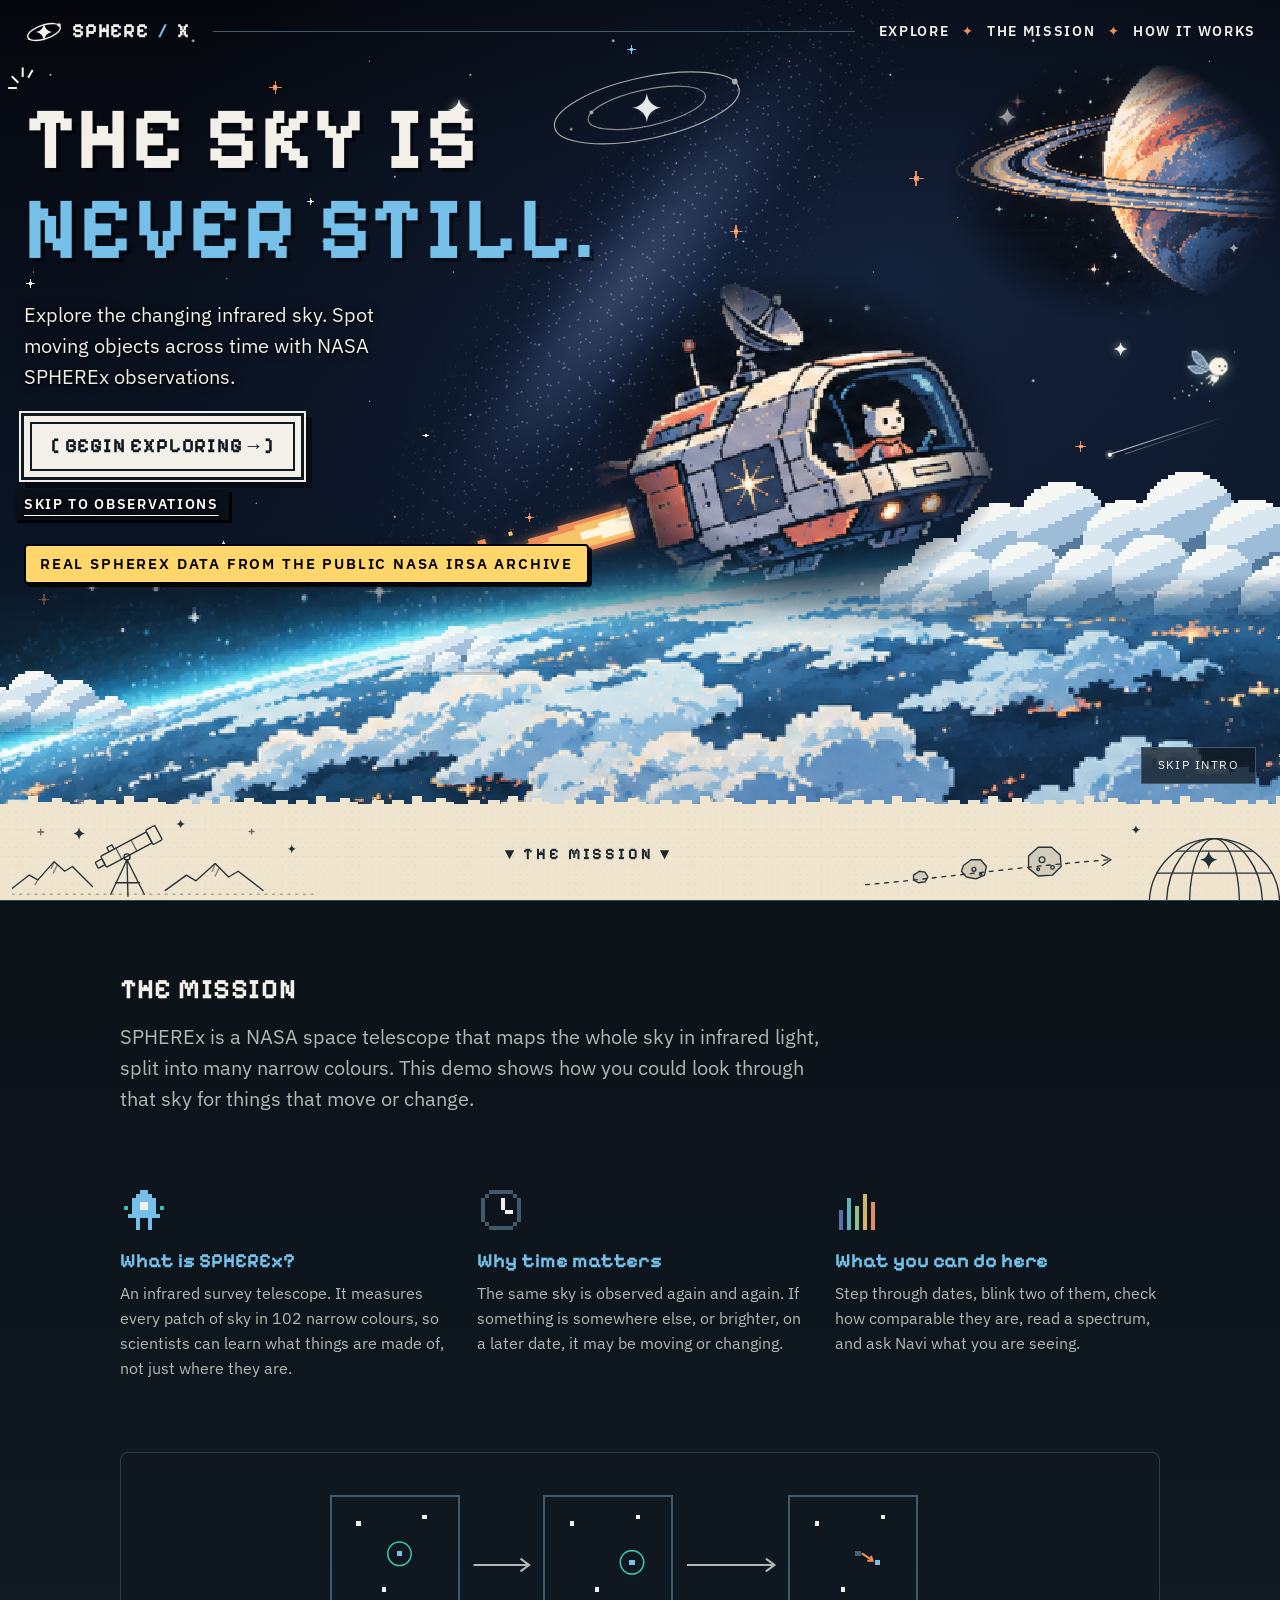
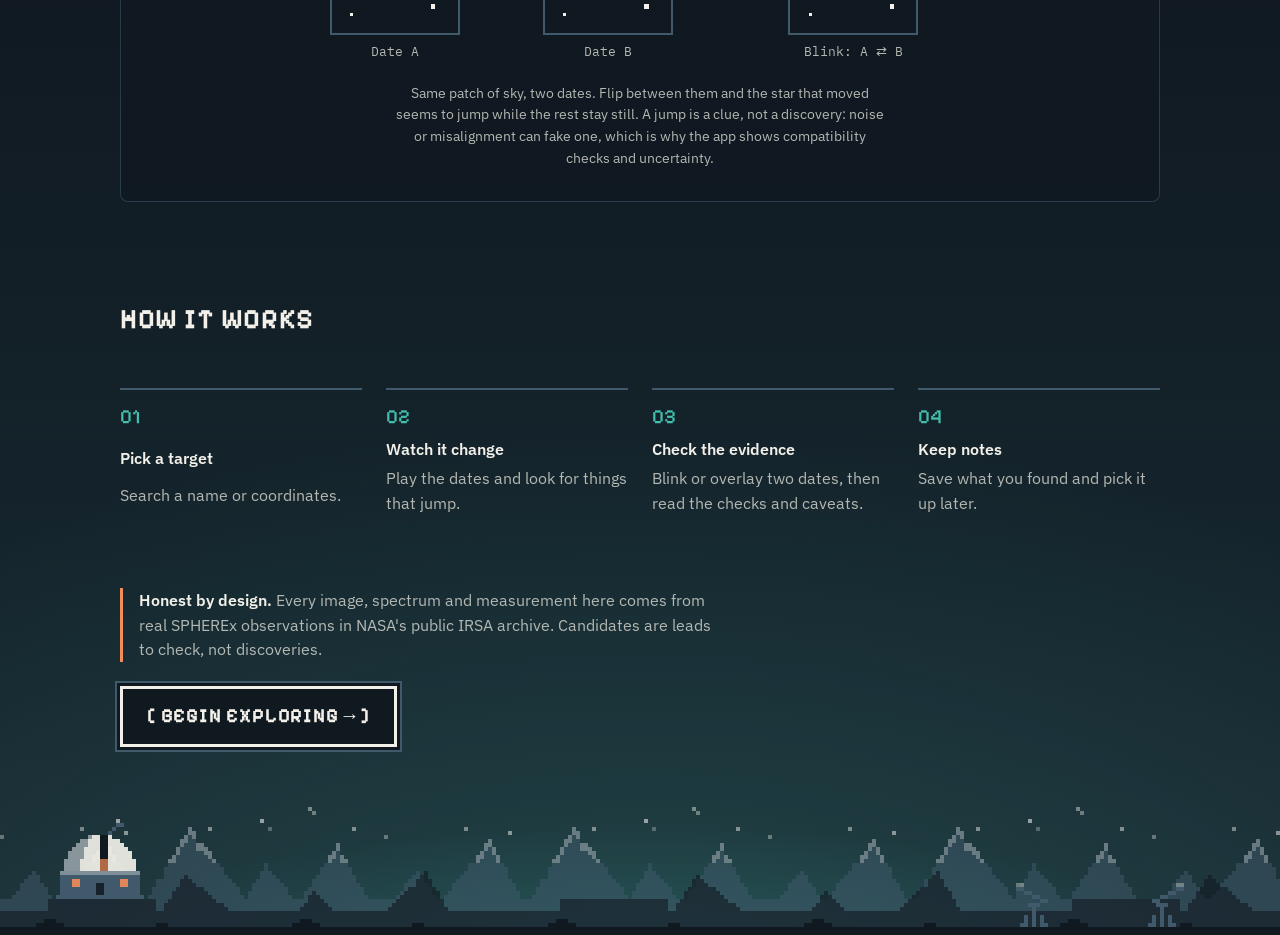
<file: frontend/index.html>
<!doctype html>
<html lang="en">
<head>
  <meta charset="utf-8">
  <meta name="viewport" content="width=device-width, initial-scale=1">
  <title>SPHERE X: The sky is never still</title>
  <meta name="description" content="Explore the changing infrared sky and spot moving objects across time with NASA SPHEREx observations.">
  <link rel="icon" href="assets/navi/navi.png" type="image/png">
  <link rel="stylesheet" href="css/tokens.css">
  <link rel="stylesheet" href="css/base.css?v=4">
  <link rel="stylesheet" href="css/components.css">
  <link rel="stylesheet" href="css/landing.css?v=2">
  <link rel="stylesheet" href="css/navi.css?v=3">
</head>
<body class="landing">
  <a class="skip-link" href="#mission">Skip to the mission</a>

  <section class="hero" id="top">
    <header class="hero-nav">
      <a class="brand" href="#top" aria-label="SPHERE X"><svg class="brand-orbit" viewBox="0 0 40 28" width="40" height="28" aria-hidden="true" fill="none" stroke="currentColor" stroke-width="1.4"><ellipse cx="20" cy="14" rx="17" ry="7" transform="rotate(-18 20 14)"/><path fill="currentColor" stroke="none" d="M20 5q1 8 8 9q-7 1-8 9q-1-8-8-9q7-1 8-9z"/><circle cx="35" cy="7" r="1.8" fill="currentColor" stroke="none"/><circle cx="5" cy="21" r="1" fill="currentColor" stroke="none"/></svg>SPHERE<span class="slash">/</span>X</a>
      <span class="rule" aria-hidden="true"></span>
      <nav aria-label="Primary">
        <a href="app.html#/investigate">Explore</a><span class="spark" aria-hidden="true">✦</span>
        <a href="#mission">The Mission</a><span class="spark" aria-hidden="true">✦</span>
        <a href="#how">How it works</a>
      </nav>
    </header>

    <div class="stars" aria-hidden="true"></div>
    <div class="milkyway" aria-hidden="true"></div>

    <!-- Hand-drawn sky details from the cover concept (decorative). Sparkles twinkle slowly; nothing flashes. -->
    <svg class="sky-detail" aria-hidden="true" width="100%" height="100%">
      <defs>
        <symbol id="spk" viewBox="0 0 9 9" shape-rendering="crispEdges"><path fill="currentColor" d="M4 0h1v3H4zM4 6h1v3H4zM0 4h3v1H0zM6 4h3v1H6zM3 3h3v3H3z"/><path fill="#fff" d="M4 4h1v1H4z"/></symbol>
        <symbol id="spk-soft" viewBox="0 0 20 20"><path fill="currentColor" d="M10 0q1 8.6 10 10q-9 1.4-10 10q-1-8.6-10-10q9-1.4 10-10z"/></symbol>
      </defs>
      <g class="tw tw-a" style="color:#f28c58"><use href="#spk" x="21%" y="9%" width="13" height="13"/><use href="#spk" x="57%" y="25%" width="13" height="13"/><use href="#spk" x="66%" y="60%" width="11" height="11"/><use href="#spk" x="3%" y="66%" width="11" height="11"/></g>
      <g class="tw tw-b" style="color:#f2f0e9"><use href="#spk-soft" x="35%" y="11%" width="22" height="22"/><use href="#spk-soft" x="78%" y="12%" width="18" height="18"/><use href="#spk-soft" x="87%" y="38%" width="14" height="14"/><use href="#spk" x="2%" y="31%" width="9" height="9"/></g>
      <g class="tw tw-c" style="color:#f28c58"><use href="#spk" x="71%" y="19%" width="15" height="15"/><use href="#spk" x="84%" y="49%" width="11" height="11"/><use href="#spk" x="41%" y="57%" width="9" height="9"/></g>
      <g class="tw tw-d" style="color:#75bfe8"><use href="#spk" x="49%" y="5%" width="9" height="9"/><use href="#spk" x="61%" y="44%" width="9" height="9"/><use href="#spk-soft" x="92%" y="62%" width="12" height="12"/><use href="#spk" x="28%" y="71%" width="9" height="9"/></g>
      <g class="tw tw-e" style="color:#f2f0e9"><use href="#spk" x="9%" y="76%" width="7" height="7"/><use href="#spk-soft" x="17%" y="60%" width="12" height="12"/><use href="#spk" x="33%" y="48%" width="7" height="7"/><use href="#spk" x="24%" y="22%" width="7" height="7"/><use href="#spk" x="52%" y="68%" width="7" height="7"/><use href="#spk-soft" x="96%" y="27%" width="10" height="10"/></g>
    </svg>

    <svg class="orbits" viewBox="0 0 240 110" aria-hidden="true" fill="none" stroke="#f2f0e9" stroke-width="1.3">
      <g transform="rotate(-12 120 55)" opacity=".75">
        <ellipse cx="120" cy="55" rx="104" ry="34"/>
        <ellipse cx="120" cy="55" rx="66" ry="20" opacity=".8"/>
        <circle r="3.2" fill="#f2f0e9" stroke="none"><animateMotion dur="80s" repeatCount="indefinite" path="M224 55a104 34 0 1 0 -208 0a104 34 0 1 0 208 0"/></circle>
        <circle r="2.2" fill="#f2f0e9" stroke="none"><animateMotion dur="46s" repeatCount="indefinite" path="M54 55a66 20 0 1 1 132 0a66 20 0 1 1 -132 0"/></circle>
      </g>
      <circle cx="120" cy="55" r="9" fill="rgba(242,240,233,.12)" stroke="none"/>
      <path fill="#fff" stroke="none" d="M120 39q1.6 14 16 16q-14.4 2-16 16q-1.6-14-16-16q14.4-2 16-16z"/>
    </svg>

    <svg class="comet" viewBox="0 0 160 60" aria-hidden="true">
      <defs><linearGradient id="comet-tail" x1="1" y1="0" x2="0" y2="1"><stop offset="0" stop-color="#f2f0e9" stop-opacity="0"/><stop offset="1" stop-color="#f2f0e9" stop-opacity=".9"/></linearGradient></defs>
      <path d="M156 3 L12 50" stroke="url(#comet-tail)" stroke-width="1.6" stroke-linecap="round"/>
      <path d="M150 10 L30 50" stroke="url(#comet-tail)" stroke-width="1" stroke-linecap="round" opacity=".55"/>
      <circle cx="11" cy="51" r="6" fill="rgba(242,240,233,.18)"/><circle cx="11" cy="51" r="2.6" fill="#fff"/>
    </svg>

    <img class="cloud cloud-left" src="assets/landing/cloud-left.svg" alt="" width="256" height="120">
    <img class="cloud cloud-right" src="assets/landing/cloud-right.svg" alt="" width="496" height="184">
    <img class="cloud cloud-puff" src="assets/landing/cloud-puff.svg" alt="" width="160" height="72">

    <img class="art planet" src="assets/landing/planet.png" alt="" width="300" height="240">
    <div class="art ship">
      <svg class="flame" viewBox="0 0 48 16" shape-rendering="crispEdges" aria-hidden="true">
        <path fill="#f28c58" d="M30 4h18v8H30zM22 5h8v6h-8zM16 6h6v4h-6zM11 7h5v2h-5z"/>
        <path fill="#f6c46a" d="M34 5h14v6H34zM27 6h7v4h-7zM22 7h5v2h-5z"/>
        <path fill="#fff4dc" d="M40 6h8v4h-8zM35 7h5v2h-5z"/>
        <path class="sparks-a" fill="#f6c46a" d="M8 4h2v2H8zM3 9h2v2H3zM13 12h2v2h-2zM18 2h1v1h-1z"/>
        <path class="sparks-b" fill="#f28c58" d="M6 7h2v2H6zM10 2h2v2h-2zM1 5h1v1H1zM16 13h1v1h-1z"/>
      </svg>
      <img src="assets/landing/ship.png" alt="" width="275" height="225">
    </div>
    <img class="art earth" src="assets/landing/earth.png" alt="" width="1330" height="144">

    <div class="hero-copy">
      <h1 class="pixel"><svg class="burst" viewBox="0 0 40 40" aria-hidden="true"><g stroke="#f2f0e9" stroke-width="2.4" stroke-linecap="square"><path d="M6 27h8M10 14l6 6M22 4v9M33 7l-4 7"/></g></svg>The sky is<br><span class="hl">never still.</span></h1>
      <p class="lede">Explore the changing infrared sky. Spot moving objects across time with NASA SPHEREx observations.</p>
      <p class="cta-row"><a class="btn-pixel" href="app.html#/investigate">[ Begin exploring → ]</a></p>
      <p><a class="skip" href="app.html#/investigate">Skip to observations</a></p>
      <p class="demo-note"><span class="badge">Real SPHEREx data from the public NASA IRSA archive</span></p>
    </div>

    <!-- Safe zone beside the spacecraft (Navi is mounted by js/landing.js); she never flies over the art. -->
    <span class="navi-zone hero-zone" data-navi-zone aria-hidden="true"></span>

    <button class="skip-intro" id="skip-intro" type="button">Skip intro</button>

    <!-- The sketchbook edge: ink drawings on warm paper (telescope, ridgeline, an asteroid's path, a globe). -->
    <div class="sketch-strip">
      <svg class="sk sk-left" viewBox="0 0 320 96" preserveAspectRatio="xMinYMax slice" aria-hidden="true" fill="none" stroke="currentColor" stroke-width="1.4" stroke-linecap="round" stroke-linejoin="round">
        <path d="M0 84 L18 70 L27 75 L44 56 L55 66 L63 61 L84 82"/><path d="M44 56 l-3 7 M47 60 l-4 8 M27 75 l-3 5" opacity=".55"/>
        <path d="M160 86 L182 70 L192 76 L212 58 L226 72 L236 66 L262 86"/><path d="M212 58 l-3 8 M216 63 l-4 8" opacity=".55"/>
        <path d="M0 90 h320" stroke-dasharray="2 6" opacity=".35"/>
        <g transform="translate(122 42) rotate(-28)"><rect x="-30" y="-6.5" width="54" height="13" rx="1.5"/><rect x="24" y="-8.5" width="11" height="17" rx="1.5"/><rect x="-38" y="-3.5" width="8" height="7" rx="1"/><path d="M-12 -6.5v13M6 -6.5v13" opacity=".7"/><path d="M-20 -6.5v-5h6v5"/></g>
        <circle cx="120" cy="51" r="3.2"/><path d="M120 54 L103 90 M120 54 L121 92 M120 54 L138 90 M108 78 h25"/>
        <path fill="currentColor" stroke="none" d="M70 20q.8 5.6 6 6.5q-5.2.9-6 6.5q-.8-5.6-6-6.5q5.2-.9 6-6.5zM176 12q.6 4 4.5 4.6q-3.9.6-4.5 4.6q-.6-4-4.5-4.6q3.9-.6 4.5-4.6zM292 38q.6 4 4.5 4.6q-3.9.6-4.5 4.6q-.6-4-4.5-4.6q3.9-.6 4.5-4.6z"/>
        <path d="M30 22v6M27 25h6M250 22v5M247.5 24.5h5" opacity=".7"/>
      </svg>
      <a class="down pixel" href="#mission">▼ The Mission ▼</a>
      <svg class="sk sk-right" viewBox="0 0 440 96" preserveAspectRatio="xMaxYMax slice" aria-hidden="true" fill="none" stroke="currentColor" stroke-width="1.4" stroke-linecap="round" stroke-linejoin="round">
        <path d="M8 80 C 80 74, 160 62, 262 54" stroke-dasharray="4 6"/><path d="M254 49 l10 5 l-9 6"/>
        <path d="M58 70 l6-4 l6 1 l3 5 l-3 5 l-7 1 l-5-3z" fill="rgba(16,24,32,.12)"/>
        <path d="M110 60 l8-6 l10 0 l6 7 l-2 9 l-9 4 l-10-2 l-5-6z" fill="rgba(16,24,32,.12)"/><circle cx="121" cy="64" r="2"/><circle cx="128" cy="69" r="1.2"/>
        <path d="M178 50 l10-9 l14 0 l9 8 l1 12 l-9 9 l-15 1 l-10-8z" fill="rgba(16,24,32,.12)"/><circle cx="192" cy="54" r="3"/><circle cx="203" cy="62" r="1.8"/><circle cx="188" cy="64" r="1.4"/>
        <g transform="translate(372 100)"><circle r="68"/><ellipse rx="26" ry="68"/><ellipse rx="50" ry="68"/><path d="M-68 0h136M-60 -32h120M-40 -55h80"/></g>
        <path fill="currentColor" stroke="none" d="M366 44q1.2 8.6 9 10q-7.8 1.4-9 10q-1.2-8.6-9-10q7.8-1.4 9-10z"/>
        <path fill="currentColor" stroke="none" d="M290 18q.6 4 4.5 4.6q-3.9.6-4.5 4.6q-.6-4-4.5-4.6q3.9-.6 4.5-4.6z"/>
      </svg>
    </div>
  </section>

  <main>
    <section class="mission" id="mission" aria-labelledby="mission-h">
      <div class="wrap">
        <header class="m-intro">
          <div>
            <h2 class="pixel" id="mission-h">The mission</h2>
            <p class="m-lede">SPHEREx is a NASA space telescope that maps the whole sky in infrared light, split into many narrow colours. This demo shows how you could look through that sky for things that move or change.</p>
          </div>
          <span class="navi-zone m-zone" data-navi-zone aria-hidden="true"></span>
        </header>

        <div class="m-points">
          <article class="m-point">
            <svg class="m-icon" viewBox="0 0 12 12" width="48" height="48" shape-rendering="crispEdges" aria-hidden="true"><path fill="#75bfe8" d="M5 1h2v1H5zM4 2h4v1H4zM3 3h6v4H3zM2 7h8v1H2zM4 8h1v3H4zM7 8h1v3H7z"/><path fill="#f2f0e9" d="M5 4h2v2H5z"/><path fill="#42bfae" d="M1 5h1v1H1zM10 5h1v1h-1z"/></svg>
            <h3>What is SPHEREx?</h3>
            <p>An infrared survey telescope. It measures every patch of sky in 102 narrow colours, so scientists can learn what things are made of, not just where they are.</p>
          </article>
          <article class="m-point">
            <svg class="m-icon" viewBox="0 0 12 12" width="48" height="48" shape-rendering="crispEdges" aria-hidden="true"><path fill="#405a6b" d="M3 1h6v1H3zM2 2h1v1H2zM9 2h1v1H9zM1 3h1v6H1zM10 3h1v6h-1zM2 9h1v1H2zM9 9h1v1H9zM3 10h6v1H3z"/><path fill="#f2f0e9" d="M6 3h1v3H6zM7 6h2v1H7z"/></svg>
            <h3>Why time matters</h3>
            <p>The same sky is observed again and again. If something is somewhere else, or brighter, on a later date, it may be moving or changing.</p>
          </article>
          <article class="m-point">
            <svg class="m-icon" viewBox="0 0 12 12" width="48" height="48" shape-rendering="crispEdges" aria-hidden="true"><path fill="#5b6fb0" d="M1 6h1v5H1z"/><path fill="#5fb0b8" d="M3 3h1v8H3z"/><path fill="#8fc08a" d="M5 5h1v6H5z"/><path fill="#d6b56a" d="M7 2h1v9H7z"/><path fill="#e08f60" d="M9 4h1v7H9z"/></svg>
            <h3>What you can do here</h3>
            <p>Step through dates, blink two of them, check how comparable they are, read a spectrum, and ask Navi what you are seeing.</p>
          </article>
        </div>

        <figure class="m-figure" aria-labelledby="fig-cap">
          <svg viewBox="0 0 600 170" class="m-diagram" role="img" aria-label="Diagram: the same field on date A and date B. One star has shifted. Blinking the two dates makes that star appear to jump, while the others stay still." shape-rendering="crispEdges">
            <g font-family="IBM Plex Mono, monospace" font-size="12" fill="#b4b8b2">
              <text x="70" y="160" text-anchor="middle">Date A</text><text x="270" y="160" text-anchor="middle">Date B</text><text x="500" y="160" text-anchor="middle">Blink: A ⇄ B</text>
            </g>
            <g fill="none" stroke="#405a6b" stroke-width="2"><rect x="10" y="10" width="120" height="130"/><rect x="210" y="10" width="120" height="130"/><rect x="440" y="10" width="120" height="130"/></g>
            <g fill="#f2f0e9">
              <rect x="34" y="34" width="4" height="4"/><rect x="96" y="28" width="4" height="4"/><rect x="58" y="96" width="4" height="4"/><rect x="104" y="112" width="4" height="4"/><rect x="28" y="120" width="3" height="3"/>
              <rect x="234" y="34" width="4" height="4"/><rect x="296" y="28" width="4" height="4"/><rect x="258" y="96" width="4" height="4"/><rect x="304" y="112" width="4" height="4"/><rect x="228" y="120" width="3" height="3"/>
              <rect x="464" y="34" width="4" height="4"/><rect x="526" y="28" width="4" height="4"/><rect x="488" y="96" width="4" height="4"/><rect x="534" y="112" width="4" height="4"/><rect x="458" y="120" width="3" height="3"/>
            </g>
            <rect x="72" y="62" width="5" height="5" fill="#75bfe8"/><rect x="290" y="70" width="5" height="5" fill="#75bfe8"/>
            <rect x="502" y="62" width="5" height="5" fill="#75bfe8" opacity=".45"/><rect x="520" y="70" width="5" height="5" fill="#75bfe8"/>
            <circle cx="74.5" cy="64.5" r="11" fill="none" stroke="#42bfae" stroke-width="1.5" shape-rendering="auto"/><circle cx="292.5" cy="72.5" r="11" fill="none" stroke="#42bfae" stroke-width="1.5" shape-rendering="auto"/>
            <path d="M508 64 L517 70" stroke="#f28c58" stroke-width="2" shape-rendering="auto"/><path d="M513 71 l5 0 l-1.5 -4.5" fill="none" stroke="#f28c58" stroke-width="2" shape-rendering="auto"/>
            <g fill="none" stroke="#b4b8b2" stroke-width="2" shape-rendering="auto"><path d="M144 75 h52 m-8 -6 l8 6 l-8 6"/><path d="M344 75 h82 m-8 -6 l8 6 l-8 6"/></g>
          </svg>
          <figcaption id="fig-cap" class="muted">Same patch of sky, two dates. Flip between them and the star that moved seems to jump while the rest stay still. A jump is a clue, not a discovery: noise or misalignment can fake one, which is why the app shows compatibility checks and uncertainty.</figcaption>
        </figure>

        <section class="m-how" aria-labelledby="how">
          <div class="m-how-head"><h2 class="pixel" id="how">How it works</h2><span class="navi-zone m-zone-how" data-navi-zone aria-hidden="true"></span></div>
          <ol class="steps">
            <li><strong>Pick a target</strong><span>Search a name or coordinates.</span></li>
            <li><strong>Watch it change</strong><span>Play the dates and look for things that jump.</span></li>
            <li><strong>Check the evidence</strong><span>Blink or overlay two dates, then read the checks and caveats.</span></li>
            <li><strong>Keep notes</strong><span>Save what you found and pick it up later.</span></li>
          </ol>
        </section>

        <div class="m-close">
          <p class="honest"><strong>Honest by design.</strong> Every image, spectrum and measurement here comes from real SPHEREx observations in NASA's public IRSA archive. Candidates are leads to check, not discoveries.</p>
          <p><a class="btn-pixel" href="app.html#/investigate">[ Begin exploring → ]</a></p>
        </div>
      </div>
      <span class="navi-zone m-zone-bottom" data-navi-zone aria-hidden="true"></span>
      <div id="scene" class="scene" aria-hidden="true"></div>
    </section>
  </main>

  <script type="module" src="js/landing.js"></script>
</body>
</html>
</file>
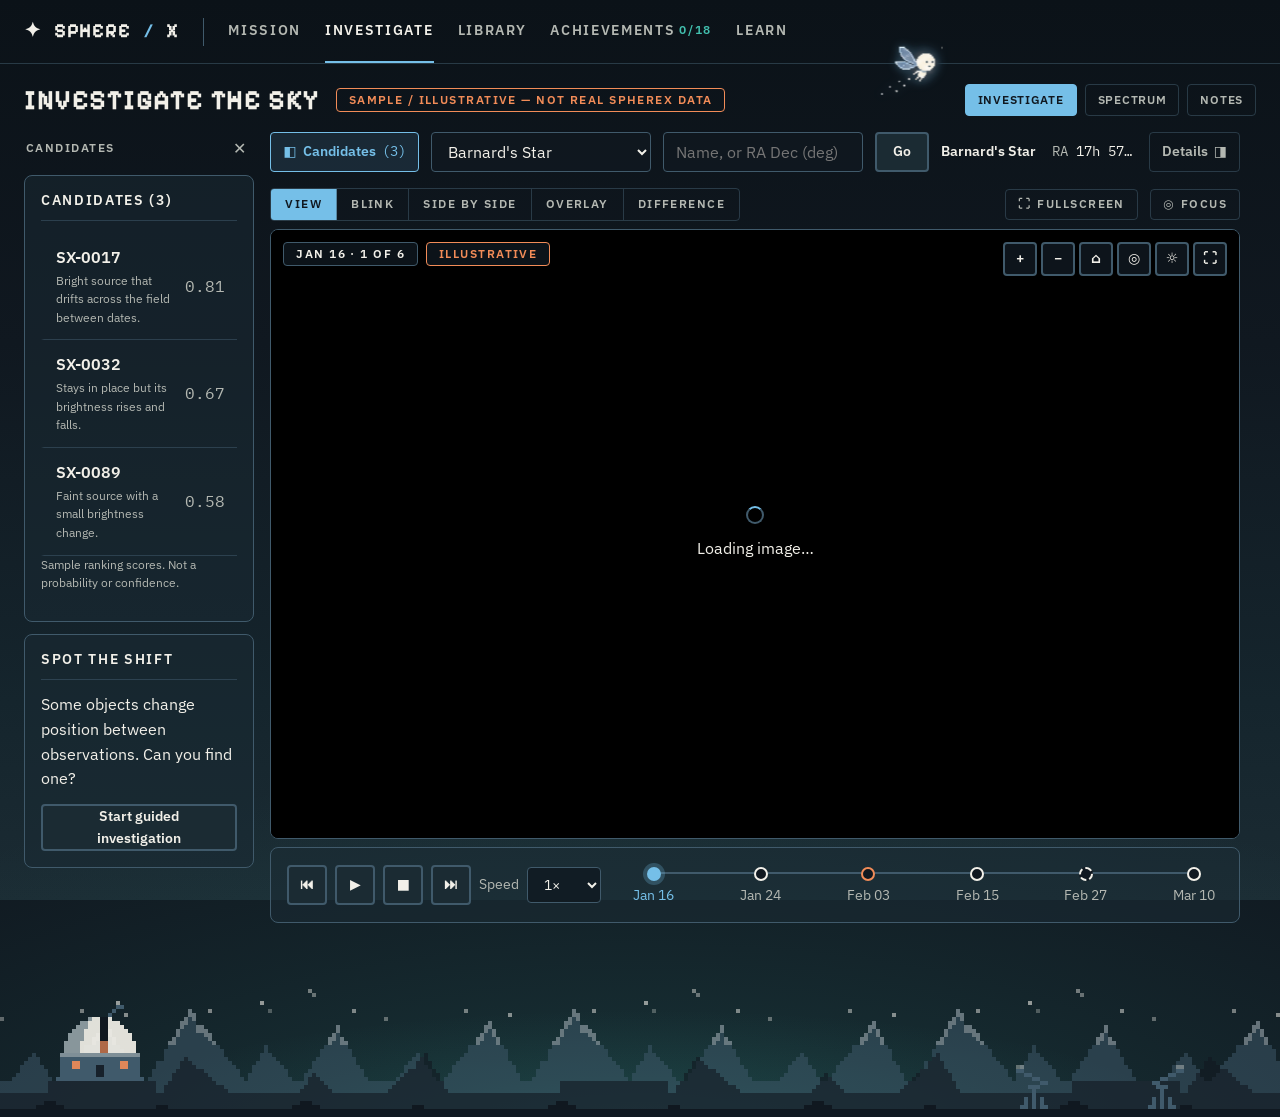
<file: frontend/app.html>
<!doctype html>
<html lang="en">
<head>
  <meta charset="utf-8">
  <meta name="viewport" content="width=device-width, initial-scale=1">
  <title>SPHERE X Investigation</title>
  <meta name="description" content="Investigate the changing infrared sky with SPHEREx observations. Sample data is illustrative.">
  <link rel="icon" href="assets/navi/navi.png" type="image/png">
  <link rel="stylesheet" href="css/tokens.css">
  <link rel="stylesheet" href="css/base.css?v=4">
  <link rel="stylesheet" href="css/components.css">
  <link rel="stylesheet" href="css/workspace.css">
  <link rel="stylesheet" href="css/navi.css">
</head>
<body>
  <a class="skip-link" href="#main">Skip to main content</a>

  <header class="topnav">
    <a class="brand" href="index.html" aria-label="SPHERE X home"><span aria-hidden="true">✦</span> SPHERE<span class="slash">/</span>X</a>
    <span class="divider" aria-hidden="true"></span>
    <nav aria-label="Primary" id="primary-nav">
      <a href="index.html#mission">Mission</a>
      <a href="#/investigate" data-group="investigate">Investigate</a>
      <a href="#/library" data-group="library">Library</a>
      <a href="#/achievements" data-group="achievements">Achievements <span class="ach-count" id="ach-count" aria-label="achievements unlocked"></span></a>
      <a href="#/learn" data-group="learn">Learn</a>
    </nav>
    <!-- Safe zone: the empty end of the nav bar. Navi may wander here (never over the links). -->
    <span class="navi-zone navi-zone-top" data-navi-zone data-navi-size="small" aria-hidden="true"></span>
  </header>

  <main id="main" tabindex="-1">
    <div class="page-head">
      <h1 class="pixel" id="page-title">Investigate the sky</h1>
      <span class="label" id="data-badge"></span>
      <!-- Safe zone: unused space in the title row. -->
      <span class="navi-zone navi-zone-head" data-navi-zone data-navi-size="small" aria-hidden="true"></span>
      <div class="toolbar" id="toolbar" role="navigation" aria-label="Investigation tools"></div>
    </div>
    <div id="view" aria-live="polite"></div>
    <!-- Safe zone: the sky above the scenery, below all scientific content. -->
    <div class="navi-zone navi-zone-bottom" data-navi-zone aria-hidden="true"></div>
  </main>


  <!-- Decorative pixel-art landscape (js/components/scene.js), hidden from assistive tech -->
  <div id="scene" class="scene" aria-hidden="true"></div>



  <noscript><p class="notice notice-warn">SPHERE X needs JavaScript to display observations.</p></noscript>
  <script type="module" src="js/app.js"></script>
</body>
</html>
</file>
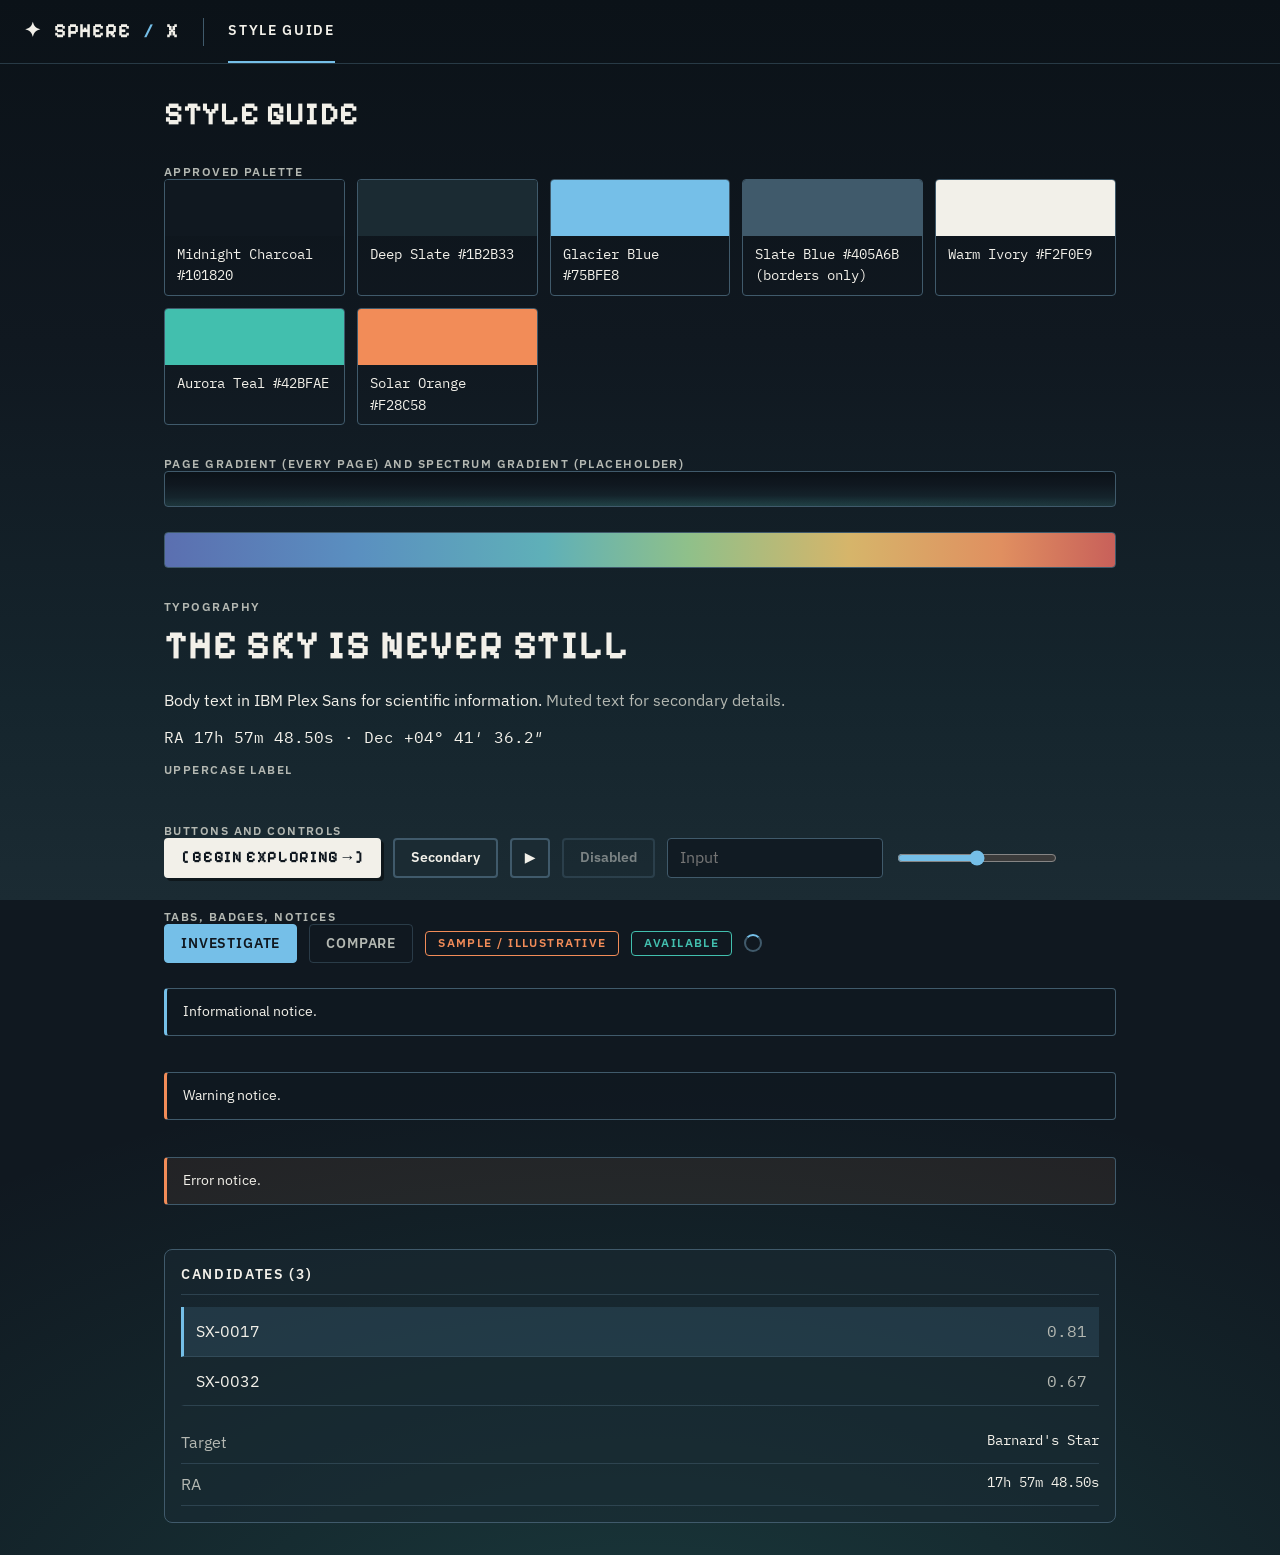
<file: frontend/styleguide.html>
<!doctype html>
<html lang="en">
<head>
  <meta charset="utf-8">
  <meta name="viewport" content="width=device-width, initial-scale=1">
  <title>SPHERE X Style Guide</title>
  <link rel="stylesheet" href="css/tokens.css">
  <link rel="stylesheet" href="css/base.css">
  <link rel="stylesheet" href="css/components.css">
  <style>
    .sg { max-width: 1000px; margin: 0 auto; padding: var(--sp-6) var(--gutter); display: grid; gap: var(--sp-6); }
    .swatches { display: grid; grid-template-columns: repeat(auto-fill, minmax(150px, 1fr)); gap: var(--sp-3); }
    .sw { border: 1px solid var(--border); border-radius: var(--radius); overflow: hidden; font-size: var(--fs-sm); }
    .sw i { display: block; height: 56px; }
    .sw span { display: block; padding: var(--sp-2) var(--sp-3); font-family: var(--font-mono); }
    .row { display: flex; gap: var(--sp-3); flex-wrap: wrap; align-items: center; }
    .grad { height: 36px; border-radius: var(--radius); border: 1px solid var(--border); }
  </style>
</head>
<body>
  <header class="topnav">
    <a class="brand" href="index.html"><span aria-hidden="true">✦</span> SPHERE<span class="slash">/</span>X</a>
    <span class="divider"></span><nav aria-label="Primary"><a href="#" aria-current="page">Style guide</a></nav>
  </header>
  <main class="sg" id="main">
    <h1 class="pixel">Style guide</h1>

    <section><h2 class="label">Approved palette</h2><div class="swatches">
      <div class="sw"><i style="background:#101820"></i><span>Midnight Charcoal #101820</span></div>
      <div class="sw"><i style="background:#1B2B33"></i><span>Deep Slate #1B2B33</span></div>
      <div class="sw"><i style="background:#75BFE8"></i><span>Glacier Blue #75BFE8</span></div>
      <div class="sw"><i style="background:#405A6B"></i><span>Slate Blue #405A6B (borders only)</span></div>
      <div class="sw"><i style="background:#F2F0E9"></i><span>Warm Ivory #F2F0E9</span></div>
      <div class="sw"><i style="background:#42BFAE"></i><span>Aurora Teal #42BFAE</span></div>
      <div class="sw"><i style="background:#F28C58"></i><span>Solar Orange #F28C58</span></div>
    </div></section>

    <section><h2 class="label">Page gradient (every page) and spectrum gradient (placeholder)</h2>
      <div class="grad" style="background:var(--bg-page)"></div><br>
      <div class="grad" style="background:var(--spectrum-gradient)"></div></section>

    <section><h2 class="label">Typography</h2>
      <p class="pixel" style="font-size:var(--fs-2xl)">The sky is never still</p>
      <p>Body text in IBM Plex Sans for scientific information. <span class="muted">Muted text for secondary details.</span></p>
      <p class="mono">RA 17h 57m 48.50s · Dec +04° 41′ 36.2″</p>
      <p class="label">Uppercase label</p></section>

    <section><h2 class="label">Buttons and controls</h2><div class="row">
      <button class="btn btn-primary">[ Begin exploring → ]</button>
      <button class="btn">Secondary</button><button class="btn btn-icon" aria-label="Play">▶</button>
      <button class="btn" disabled>Disabled</button>
      <input class="input" placeholder="Input" aria-label="Sample input">
      <input class="range" type="range" aria-label="Sample slider" style="max-width:160px">
    </div></section>

    <section><h2 class="label">Tabs, badges, notices</h2>
      <div class="row"><a class="tab" aria-current="page" href="#">Investigate</a><a class="tab" href="#">Compare</a>
      <span class="badge badge-illustrative">Sample / illustrative</span><span class="badge badge-ok">Available</span><div class="spinner" aria-label="Loading"></div></div><br>
      <p class="notice">Informational notice.</p><br><p class="notice notice-warn">Warning notice.</p><br><p class="notice notice-error">Error notice.</p></section>

    <section class="panel"><h2>Candidates (3)</h2>
      <ul class="list">
        <li><button class="list-item" aria-selected="true"><span>SX-0017</span><span class="score">0.81</span></button></li>
        <li><button class="list-item" aria-selected="false"><span>SX-0032</span><span class="score">0.67</span></button></li>
      </ul>
      <dl class="kv" style="margin-top:var(--sp-4)"><dt>Target</dt><dd>Barnard's Star</dd><dt>RA</dt><dd>17h 57m 48.50s</dd></dl>
    </section>
  </main>
</body>
</html>
</file>
<file: frontend/css/tokens.css>
/* ==========================================================================
   SPHERE X design tokens
   Source of truth: approved palette + frontend/design-refs/*.png
   Every page uses the SAME background gradient (--bg-page).
   ========================================================================== */

@font-face {
  font-family: "Pixelify Sans";
  src: url("../assets/fonts/pixelify-sans-latin-700-normal.woff2") format("woff2");
  font-weight: 700; font-display: swap;
}
@font-face {
  font-family: "Pixelify Sans";
  src: url("../assets/fonts/pixelify-sans-latin-500-normal.woff2") format("woff2");
  font-weight: 500; font-display: swap;
}
@font-face {
  font-family: "IBM Plex Sans";
  src: url("../assets/fonts/ibm-plex-sans-latin-400-normal.woff2") format("woff2");
  font-weight: 400; font-display: swap;
}
@font-face {
  font-family: "IBM Plex Sans";
  src: url("../assets/fonts/ibm-plex-sans-latin-600-normal.woff2") format("woff2");
  font-weight: 600; font-display: swap;
}
@font-face {
  font-family: "IBM Plex Mono";
  src: url("../assets/fonts/ibm-plex-mono-latin-400-normal.woff2") format("woff2");
  font-weight: 400; font-display: swap;
}

:root {
  /* --- Approved palette ------------------------------------------------ */
  --midnight-charcoal: #101820;
  --deep-slate:        #1b2b33;
  --glacier-blue:      #75bfe8;
  --slate-blue:        #405a6b;   /* borders / fills ONLY: ~2.4:1 on charcoal, fails as text */
  --warm-ivory:        #f2f0e9;
  --aurora-teal:       #42bfae;
  --solar-orange:      #f28c58;

  /* --- Semantic colours ------------------------------------------------ */
  --bg:           var(--midnight-charcoal);
  --surface:      rgba(27, 43, 51, 0.55);      /* panels over the gradient */
  --surface-solid:var(--deep-slate);
  --surface-hi:   rgba(117, 191, 232, 0.12);   /* selected row */
  --border:       var(--slate-blue);
  --border-soft:  rgba(64, 90, 107, 0.55);
  --text:         var(--warm-ivory);
  --text-muted:   #b4b8b2;                     /* ivory at ~70%: 9:1 on charcoal */
  --accent:       var(--glacier-blue);
  --accent-2:     var(--aurora-teal);
  --warn:         var(--solar-orange);
  --focus:        var(--solar-orange);

  /* --- Page gradient (same on every page) ------------------------------
     Near-black at the top, deep slate-teal toward the bottom, with a very
     faint aurora glow rising from the lower edge (see investigate mockup). */
  --aurora-glow: radial-gradient(120% 55% at 50% 108%,
                   rgba(66, 191, 174, 0.20) 0%,
                   rgba(66, 191, 174, 0.07) 45%,
                   transparent 72%);
  --bg-page: var(--aurora-glow),
             linear-gradient(180deg, #0b1218 0%, #101820 38%, #15252d 78%, #1b2b33 100%);

  /* --- Muted cosmic-spectrum gradient (Spectral Explorer, M6) ----------
     PLACEHOLDER stops: confirm against the supplied reference. */
  --spectrum-gradient: linear-gradient(90deg,
     #5b6fb0 0%, #5a8fc0 20%, #5fb0b8 40%, #8fc08a 55%, #d6b56a 72%, #e08f60 88%, #c8605a 100%);

  /* --- Typography ------------------------------------------------------ */
  --font-pixel: "Pixelify Sans", "Courier New", monospace;       /* selected headings only */
  --font-body:  "IBM Plex Sans", system-ui, -apple-system, "Segoe UI", sans-serif;
  --font-mono:  "IBM Plex Mono", ui-monospace, Menlo, Consolas, monospace;

  --fs-xs: 0.75rem;  --fs-sm: 0.875rem; --fs-md: 1rem;
  --fs-lg: 1.25rem;  --fs-xl: 1.75rem;  --fs-2xl: 2.5rem; --fs-hero: clamp(2.5rem, 7vw, 5.5rem);
  --tracking-label: 0.12em;               /* uppercase labels, as in the mockups */

  /* --- Spacing (4px base) --------------------------------------------- */
  --sp-1: 4px;  --sp-2: 8px;  --sp-3: 12px; --sp-4: 16px;
  --sp-5: 24px; --sp-6: 32px; --sp-7: 48px; --sp-8: 72px;

  /* --- Shape (neo-brutalist: square corners, crisp 1-2px lines) -------- */
  --radius: 4px;
  --radius-lg: 8px;
  --line: 1px;
  --line-bold: 2px;
  --shadow-hard: 3px 3px 0 rgba(0, 0, 0, 0.45);   /* pixel-style offset shadow */

  /* --- Motion ---------------------------------------------------------- */
  --ease: cubic-bezier(0.2, 0.7, 0.2, 1);
  --dur-fast: 120ms;
  --dur: 220ms;

  /* --- Layout ---------------------------------------------------------- */
  --nav-h: 64px;
  --gutter: 16px;
  --panel-w: 280px;
}

@media (min-width: 768px) { :root { --gutter: 24px; } }

@media (prefers-reduced-motion: reduce) {
  :root { --dur-fast: 0ms; --dur: 0ms; }
}
</file>
<file: frontend/css/base.css>
/* Base reset, page background, typography, accessibility primitives. */

*, *::before, *::after { box-sizing: border-box; }
html { color-scheme: dark; -webkit-text-size-adjust: 100%; }

body {
  margin: 0;
  min-height: 100vh;
  background: var(--bg-page) fixed, var(--bg);
  color: var(--text);
  font-family: var(--font-body);
  font-size: var(--fs-md);
  line-height: 1.55;
}

[hidden] { display: none !important; }
h1, h2, h3 { margin: 0; line-height: 1.15; }
p { margin: 0 0 var(--sp-3); }
a { color: var(--accent); text-underline-offset: 3px; }
a:hover { color: var(--warm-ivory); }
img, canvas, svg { display: block; max-width: 100%; }
button, input, select, textarea { font: inherit; color: inherit; }

/* Pixel headings are for selected titles only. */
.pixel { font-family: var(--font-pixel); font-weight: 700; letter-spacing: 0.02em; text-transform: uppercase; }
.label {
  font-size: var(--fs-xs); font-weight: 600; letter-spacing: var(--tracking-label);
  text-transform: uppercase; color: var(--text-muted);
}
.mono { font-family: var(--font-mono); }
/* Units keep their case inside uppercased labels/badges ("µm" must not become "ΜM", which reads as millimetres). */
.unit { text-transform: none; letter-spacing: 0; }
.muted { color: var(--text-muted); }

/* Visible keyboard focus everywhere. */
:focus-visible { outline: 2px solid var(--focus); outline-offset: 2px; }

.sr-only {
  position: absolute; width: 1px; height: 1px; margin: -1px; padding: 0;
  overflow: hidden; clip: rect(0 0 0 0); white-space: nowrap; border: 0;
}
.skip-link {
  position: absolute; left: var(--sp-3); top: -100px; z-index: 100;
  background: var(--warm-ivory); color: var(--midnight-charcoal);
  padding: var(--sp-2) var(--sp-4); border-radius: var(--radius); text-decoration: none;
}
.skip-link:focus { top: var(--sp-3); }

@media (prefers-reduced-motion: reduce) {
  *, *::before, *::after {
    animation-duration: 0.001ms !important;
    animation-iteration-count: 1 !important;
    transition-duration: 0.001ms !important;
    scroll-behavior: auto !important;
  }
}

/* Scrollbars: a thin, soft thumb with no visible track, so scrollable areas show they scroll without a heavy bar. */
* { scrollbar-width: thin; scrollbar-color: rgba(150, 205, 235, 0.38) transparent; }
@supports not (scrollbar-width: thin) {
  *::-webkit-scrollbar { width: 8px; height: 8px; background: transparent; }
  *::-webkit-scrollbar-track, *::-webkit-scrollbar-corner { background: transparent; }
  *::-webkit-scrollbar-thumb { background: rgba(150, 205, 235, 0.38); border-radius: 8px; border: 2px solid transparent; background-clip: content-box; }
  *::-webkit-scrollbar-thumb:hover { background: rgba(150, 205, 235, 0.6); background-clip: content-box; }
}
</file>
<file: frontend/css/components.css>
/* Shared components: nav, panels, buttons, lists, badges, key/value rows,
   tabs, status messages. Neo-brutalist: square corners, crisp thin lines. */

/* ---- Top navigation (matches investigate mockup) ----------------------- */
.topnav {
  display: flex; align-items: center; gap: var(--sp-5);
  height: var(--nav-h); padding: 0 var(--gutter);
  border-bottom: var(--line) solid var(--border-soft);
}
.brand {
  display: flex; align-items: center; gap: var(--sp-3);
  font-family: var(--font-pixel); font-weight: 700; font-size: var(--fs-lg);
  color: var(--warm-ivory); text-decoration: none; letter-spacing: 0.04em;
}
.brand .slash { color: var(--accent); }
.topnav .divider { width: 1px; height: 28px; background: var(--border); }
.topnav nav { display: flex; gap: var(--sp-5); height: 100%; overflow-x: auto; }
.topnav nav a {
  display: flex; align-items: center; height: 100%;
  color: var(--text-muted); text-decoration: none;
  font-size: var(--fs-sm); font-weight: 600; letter-spacing: var(--tracking-label); text-transform: uppercase;
  border-bottom: 2px solid transparent; white-space: nowrap;
}
.topnav nav a:hover { color: var(--text); }
.topnav nav a[aria-current="page"] { color: var(--text); border-bottom-color: var(--accent); }

/* Secondary tool tabs inside the investigation (Investigate / Compare / Spectrum / Notes) */
.toolbar { display: flex; gap: var(--sp-2); padding: var(--sp-3) var(--gutter) 0; flex-wrap: wrap; }
.tab {
  background: transparent; border: var(--line) solid var(--border-soft); border-radius: var(--radius);
  padding: var(--sp-2) var(--sp-4); color: var(--text-muted); text-decoration: none;
  font-size: var(--fs-sm); font-weight: 600; letter-spacing: 0.06em; text-transform: uppercase; cursor: pointer;
}
.tab:hover { color: var(--text); border-color: var(--border); }
.tab[aria-current="page"] { color: var(--midnight-charcoal); background: var(--accent); border-color: var(--accent); }

/* ---- Page title row ---------------------------------------------------- */
.page-head { display: flex; align-items: center; gap: var(--sp-5); flex-wrap: wrap; padding: var(--sp-5) var(--gutter) var(--sp-3); }
.page-head h1 { font-size: clamp(1.6rem, 4vw, 2.5rem); }

/* ---- Panel ------------------------------------------------------------- */
.panel {
  background: var(--surface); border: var(--line) solid var(--border);
  border-radius: var(--radius-lg); padding: var(--sp-4); min-width: 0;
}
.panel > h2, .panel > .panel-title {
  font-size: var(--fs-sm); font-weight: 600; letter-spacing: var(--tracking-label); text-transform: uppercase;
  padding-bottom: var(--sp-3); margin-bottom: var(--sp-3); border-bottom: var(--line) solid var(--border-soft);
}

/* ---- Buttons ----------------------------------------------------------- */
.btn {
  display: inline-flex; align-items: center; justify-content: center; gap: var(--sp-2);
  min-height: 40px; padding: 0 var(--sp-4);
  background: var(--surface-solid); color: var(--text);
  border: var(--line-bold) solid var(--border); border-radius: var(--radius);
  font-weight: 600; font-size: var(--fs-sm); cursor: pointer; text-decoration: none;
  transition: border-color var(--dur-fast), background var(--dur-fast), transform var(--dur-fast);
}
.btn:hover { border-color: var(--accent); }
.btn:active { transform: translate(1px, 1px); }
.btn[disabled], .btn[aria-disabled="true"] { opacity: 0.45; cursor: not-allowed; }
.btn-icon { width: 40px; padding: 0; }
.btn-primary {
  background: var(--warm-ivory); color: var(--midnight-charcoal); border-color: var(--warm-ivory);
  box-shadow: var(--shadow-hard); font-family: var(--font-pixel); font-size: var(--fs-md); letter-spacing: 0.04em; text-transform: uppercase;
}
.btn-primary:hover { background: #fff; border-color: #fff; }

/* ---- Form controls ----------------------------------------------------- */
.field { display: grid; gap: var(--sp-1); }
.field > label { font-size: var(--fs-xs); font-weight: 600; letter-spacing: var(--tracking-label); text-transform: uppercase; color: var(--text-muted); }
.input, .select {
  min-height: 40px; padding: 0 var(--sp-3);
  background: rgba(16, 24, 32, 0.8); border: var(--line) solid var(--border); border-radius: var(--radius);
}
.input:focus-visible, .select:focus-visible { border-color: var(--accent); }
.range { accent-color: var(--accent); width: 100%; }

/* ---- Selectable list (candidates) ------------------------------------- */
.list { list-style: none; margin: 0; padding: 0; }
.list-item {
  display: flex; justify-content: space-between; align-items: center; width: 100%;
  padding: var(--sp-3) var(--sp-3); background: transparent; border: 0;
  border-bottom: var(--line) solid var(--border-soft); border-left: 3px solid transparent;
  text-align: left; cursor: pointer; font-size: var(--fs-md);
}
.list-item:hover { background: rgba(117, 191, 232, 0.06); }
.list-item[aria-selected="true"] { background: var(--surface-hi); border-left-color: var(--accent); }
.list-item .score { font-family: var(--font-mono); color: var(--text-muted); }

/* ---- Key/value rows (object details) ---------------------------------- */
.kv { display: grid; grid-template-columns: auto 1fr; margin: 0; }
.kv dt, .kv dd { margin: 0; padding: var(--sp-2) 0; border-bottom: var(--line) solid var(--border-soft); }
.kv dt { color: var(--text-muted); padding-right: var(--sp-4); }
.kv dd { text-align: right; font-family: var(--font-mono); font-size: var(--fs-sm); }

/* ---- Badges / status --------------------------------------------------- */
.badge {
  display: inline-block; padding: 2px var(--sp-3); border: var(--line) solid var(--border); border-radius: var(--radius);
  font-size: var(--fs-xs); font-weight: 600; letter-spacing: var(--tracking-label); text-transform: uppercase; color: var(--text);
}
/* Always-visible honesty marker. Never hidden while mock data is in use. */
.badge-illustrative { border-color: var(--warn); color: var(--warn); }
.badge-ok { border-color: var(--accent-2); color: var(--accent-2); }
/* NASA archive status (real backend only). Colour is never the only signal: the text says online / offline too. */
.archive-badge { display: inline-flex; align-items: center; gap: var(--sp-2); text-transform: none; font-weight: 500; color: var(--text-muted); }
.archive-badge .dot { width: 8px; height: 8px; border-radius: 50%; background: var(--text-muted); }
.archive-badge.is-up .dot { background: var(--accent-2); }
.archive-badge.is-up { border-color: var(--accent-2); }
.archive-badge.is-down .dot { background: var(--warn); }
.archive-badge.is-down { border-color: var(--warn); color: var(--warn); }

.notice {
  display: flex; gap: var(--sp-3); padding: var(--sp-3) var(--sp-4);
  border: var(--line) solid var(--border); border-left: 3px solid var(--accent); border-radius: var(--radius);
  background: rgba(16, 24, 32, 0.6); font-size: var(--fs-sm);
}
.notice-warn  { border-left-color: var(--warn); }
.notice-error { border-left-color: var(--warn); background: rgba(242, 140, 88, 0.08); }

.spinner {
  width: 18px; height: 18px; border: 2px solid var(--border); border-top-color: var(--accent);
  border-radius: 50%; animation: spin 0.9s linear infinite;
}
@keyframes spin { to { transform: rotate(360deg); } }

/* ---- Workspace layout (investigate mockup: 3 columns) ------------------ */
.workspace {
  display: grid; gap: var(--sp-4); padding: var(--sp-3) var(--gutter) var(--sp-6);
  grid-template-columns: 1fr;
}
@media (min-width: 1000px) {
  /* Slimmer side columns so the image viewer gets most of the width. */
  .workspace { grid-template-columns: clamp(200px, 17vw, 250px) minmax(0, 1fr) clamp(250px, 21vw, 300px); }
}
.stage { display: grid; gap: var(--sp-3); min-width: 0; align-content: start; }

/* ---- Phones: keep every primary link visible (brand on its own row, links below) ---- */
@media (max-width: 560px) {
  .topnav { flex-wrap: wrap; height: auto; column-gap: var(--sp-4); row-gap: 0; padding-top: var(--sp-3); }
  .topnav .divider { display: none; }
  .topnav nav { flex-basis: 100%; height: 44px; gap: var(--sp-5); }
}

/* ---- Pixel-art landscape (js/components/scene.js), shared by every page ----------------------
   Drawn at 1:1 CSS pixels on a 4 px grid, so it is never stretched or blurred. A faint aurora
   glow rises behind the far ridge. Decorative and below all content. */
.scene { position: absolute; left: 0; right: 0; bottom: 0; height: 128px; z-index: 0; pointer-events: none; overflow: hidden;
  background: radial-gradient(60% 120% at 50% 100%, rgba(66, 191, 174, 0.14), transparent 70%); }
.scene-svg { display: block; width: 100%; height: 128px; max-width: none; }

/* ---- Library of stored targets (real backend) --------------------------------------------------------------- */
.library { padding: 0 var(--gutter) var(--sp-6); display: grid; gap: var(--sp-5); }
.lib-grid { display: grid; gap: var(--sp-4); grid-template-columns: repeat(auto-fill, minmax(min(100%, 340px), 1fr)); align-items: start; }
.lib-card p { margin: var(--sp-2) 0; }
.lib-band { text-transform: none; font-weight: 500; }
.lib-actions { display: flex; gap: var(--sp-2); flex-wrap: wrap; margin-top: var(--sp-3); }
.lib-stackfig { margin: var(--sp-3) 0 0; }
.lib-stackfig img { display: block; width: 100%; height: auto; border: var(--line) solid var(--border); border-radius: var(--radius); image-rendering: auto; }
.lib-stackfig figcaption { margin-top: var(--sp-2); }
.lib-warn { margin: var(--sp-2) 0 0; padding-left: var(--sp-4); color: var(--text-muted); }
.lib-credits h3 { margin: var(--sp-4) 0 var(--sp-2); font-size: var(--fs-sm); text-transform: uppercase; letter-spacing: var(--tracking-label); color: var(--text-muted); }
.lib-credits ul { margin: 0; padding-left: var(--sp-4); display: grid; gap: var(--sp-2); }

.data-table { width: 100%; border-collapse: collapse; font-size: var(--fs-sm); margin: var(--sp-3) 0; }
.data-table th, .data-table td { text-align: left; padding: var(--sp-2) var(--sp-3); border-bottom: var(--line) solid var(--border-soft); vertical-align: top; }
.data-table th { color: var(--text-muted); font-weight: 600; font-size: var(--fs-xs); text-transform: uppercase; letter-spacing: var(--tracking-label); }

/* ---- Achievements --------------------------------------------------------------------------------------------- */
.achievements { padding: 0 var(--gutter) var(--sp-6); display: grid; gap: var(--sp-5); }
.ach-count { font-size: var(--fs-xs); color: var(--accent-2); margin-left: var(--sp-1); }
.ach-grid { list-style: none; margin: 0; padding: 0; display: grid; gap: var(--sp-4); grid-template-columns: repeat(auto-fill, minmax(min(100%, 280px), 1fr)); }
.ach { display: flex; gap: var(--sp-4); align-items: flex-start; padding: var(--sp-4); border: var(--line) solid var(--border); border-radius: var(--radius-lg); background: var(--surface, transparent); }
.ach h3 { margin: 0 0 var(--sp-1); font-size: var(--fs-md, 1rem); }
.ach p { margin: var(--sp-1) 0; }
.ach-glyph { flex: none; width: 44px; height: 44px; display: grid; place-items: center; border-radius: 50%; border: 2px solid var(--border); font-size: 1.35rem; color: var(--text-muted); }
.ach.is-done { border-color: var(--accent-2); }
.ach.is-done .ach-glyph { border-color: var(--accent-2); color: var(--accent-2); background: rgba(80, 200, 190, 0.12); }
.ach.is-locked { opacity: 0.8; }
.ach-bar { height: 8px; border-radius: 4px; background: var(--border-soft, rgba(255, 255, 255, 0.12)); overflow: hidden; margin-top: var(--sp-2); }
.ach-bar > span { display: block; height: 100%; background: var(--accent-2); }
.ach-bar-big { height: 12px; max-width: 520px; }
.ach-toast { position: fixed; left: 50%; bottom: 28px; transform: translate(-50%, 24px); z-index: 60; display: flex; gap: var(--sp-3); align-items: center;
  max-width: min(92vw, 520px); padding: var(--sp-3) var(--sp-4); background: var(--surface-solid, #0f1a24); color: var(--text); border: 2px solid var(--accent-2); border-radius: var(--radius-lg);
  box-shadow: 4px 4px 0 rgba(0, 0, 0, 0.6); opacity: 0; transition: opacity 0.25s ease, transform 0.25s ease; }
.ach-toast.is-shown { opacity: 1; transform: translate(-50%, 0); }
.ach-toast .ach-glyph { border-color: var(--accent-2); color: var(--accent-2); }
@media (prefers-reduced-motion: reduce) { .ach-toast { transition: none; } }
</file>
<file: frontend/css/landing.css>
/* Landing / cover page. Same page gradient as every page (tokens.css), with a slightly
   stronger atmosphere. Art is cropped from the approved cover concept and feathered
   into the background with masks. Intro motion is subtle and skippable. */

body.landing { background: var(--bg-page) fixed, #070b10; overflow-x: hidden; }
.hero { position: relative; min-height: 100vh; min-height: 100svh; overflow: hidden; isolation: isolate;
  background: radial-gradient(90% 70% at 70% 30%, rgba(40, 70, 120, 0.35), transparent 70%), linear-gradient(180deg, #05070d 0%, #0b1424 55%, #0f2233 100%); }

/* Starfield from layered radial gradients (no extra image). */
.stars { position: absolute; inset: 0; z-index: -1; opacity: 0.9;
  background-image:
    radial-gradient(1.5px 1.5px at 12% 22%, #fff, transparent), radial-gradient(1px 1px at 28% 64%, #cfe6ff, transparent),
    radial-gradient(2px 2px at 46% 12%, #fff, transparent), radial-gradient(1px 1px at 61% 48%, #fff, transparent),
    radial-gradient(1.5px 1.5px at 77% 71%, #cfe6ff, transparent), radial-gradient(1px 1px at 88% 18%, #fff, transparent),
    radial-gradient(1px 1px at 8% 80%, #fff, transparent), radial-gradient(2px 2px at 36% 38%, #ffd9bf, transparent),
    radial-gradient(1px 1px at 54% 82%, #fff, transparent), radial-gradient(1.5px 1.5px at 94% 52%, #fff, transparent);
  background-size: 420px 340px; }
.hero::after { content: ""; position: absolute; inset: auto 0 0 0; height: 40%; z-index: -1; pointer-events: none;
  background: radial-gradient(80% 100% at 50% 110%, rgba(66, 191, 174, 0.25), transparent 70%); }

.hero-nav { display: flex; align-items: center; gap: var(--sp-5); padding: var(--sp-4) var(--gutter); position: relative; z-index: 3; }
.hero-nav .rule { flex: 1; height: 1px; background: var(--border); }
.hero-nav nav { display: flex; gap: var(--sp-3); align-items: center; font-size: var(--fs-sm); letter-spacing: var(--tracking-label); text-transform: uppercase; }
.hero-nav nav a { color: var(--text); text-decoration: none; font-weight: 600; }
.hero-nav nav a:hover { color: var(--accent); }
.spark { color: var(--solar-orange); }
@media (max-width: 700px) { .hero-nav nav a:nth-of-type(3), .hero-nav nav .spark:nth-of-type(2) { display: none; } }

/* Cropped art, feathered into the sky. */
.art { position: absolute; image-rendering: pixelated; pointer-events: none; z-index: 0; }
.planet { right: 0; top: 56px; width: min(26vw, 340px); height: auto;
  -webkit-mask-image: radial-gradient(closest-side, #000 60%, transparent 100%); mask-image: radial-gradient(closest-side, #000 60%, transparent 100%); }
.ship { left: 46%; top: 30%; width: min(34vw, 420px); animation: drift 7s ease-in-out infinite; z-index: 1; }
.ship img { display: block; width: 100%; height: auto; position: relative;
  -webkit-mask-image: radial-gradient(closest-side, #000 62%, transparent 100%); mask-image: radial-gradient(closest-side, #000 62%, transparent 100%); }
.earth { left: 0; bottom: var(--strip-h); width: 100%; height: var(--earth-h); object-fit: cover; object-position: top;
  -webkit-mask-image: linear-gradient(180deg, transparent 0, #000 35%); mask-image: linear-gradient(180deg, transparent 0, #000 35%); }
@keyframes drift { 50% { transform: translate(8px, -10px); } }

/* ---- Cover details from the concept: calm, but lots to look at -------------------------------------
   Everything here is decorative (aria-hidden), slow (5 s and up), and frozen for reduced motion. */
.hero { --strip-h: 92px; --earth-h: 30vh; }

/* Engine flame trailing from the rear thrusters, flickering gently. */
.flame { position: absolute; right: 90%; top: 64%; width: 46%; height: auto; transform: rotate(-16deg); transform-origin: 100% 50%;
  image-rendering: pixelated; filter: drop-shadow(0 0 6px rgba(242, 140, 88, 0.55)); }
.flame .sparks-a { animation: flick 1.6s steps(1) infinite; }
.flame .sparks-b { animation: flick 1.6s 0.8s steps(1) infinite; }
@keyframes flick { 50% { opacity: 0; } }

/* Milky Way: a dusty diagonal band behind the ship, from the planet down toward the headline. */
.milkyway { position: absolute; z-index: -1; left: 40%; top: -18%; width: 20%; height: 100%; transform: rotate(38deg); opacity: 0.9; pointer-events: none;
  background:
    radial-gradient(1px 1px at 20% 30%, #dbe7ff, transparent) 0 0 / 19px 23px,
    radial-gradient(1px 1px at 70% 60%, #fff, transparent) 0 0 / 31px 27px,
    radial-gradient(1.2px 1.2px at 40% 80%, #9fbfff, transparent) 0 0 / 13px 17px,
    radial-gradient(1px 1px at 85% 15%, #ffd9bf, transparent) 0 0 / 41px 37px,
    radial-gradient(40% 50% at 45% 50%, rgba(140, 165, 225, 0.32), rgba(70, 95, 160, 0.14) 55%, transparent 80%);
  -webkit-mask-image: radial-gradient(50% 50% at 50% 50%, #000 35%, transparent 100%); mask-image: radial-gradient(50% 50% at 50% 50%, #000 35%, transparent 100%); }

/* Sparkles: four groups that breathe out of phase. */
.sky-detail { position: absolute; inset: 0; z-index: 0; pointer-events: none; overflow: visible; }
.tw { animation: breathe 7s ease-in-out infinite; }
.tw-b { animation-duration: 9s; animation-delay: -3s; }
.tw-c { animation-duration: 11s; animation-delay: -6s; }
.tw-d { animation-duration: 8s; animation-delay: -1.5s; }
.tw-e { animation-duration: 13s; animation-delay: -4s; }
.tw-b use[href="#spk-soft"] { filter: drop-shadow(0 0 4px rgba(242, 240, 233, 0.7)); }
@keyframes breathe { 0%, 100% { opacity: 1; } 50% { opacity: 0.35; } }

/* Orbit diagram between the headline and the planet; two little worlds circle very slowly. */
.orbits { position: absolute; z-index: 0; left: 42%; top: 58px; width: min(17vw, 240px); height: auto; pointer-events: none; opacity: 0.9; }

/* Shooting star on the right, settling in once in a while. */
.comet { position: absolute; z-index: 0; right: 4%; top: 46%; width: min(10vw, 150px); height: auto; overflow: visible; pointer-events: none;
  animation: comet 16s ease-in-out infinite; }
@keyframes comet { 0%, 100% { opacity: 0.85; transform: none; } 50% { opacity: 0.55; transform: translate(-6px, 2px); } }

/* Pixel clouds at the edges of the horizon, drifting a few pixels. */
.cloud { position: absolute; z-index: 1; height: auto; image-rendering: pixelated; pointer-events: none; animation: cloud 24s ease-in-out infinite;
  -webkit-mask-image: linear-gradient(180deg, #000 70%, transparent); mask-image: linear-gradient(180deg, #000 70%, transparent); }
.cloud-left { left: -36px; bottom: calc(var(--strip-h) + var(--earth-h) - 200px); width: min(16vw, 220px); }
.cloud-right { right: -28px; bottom: calc(var(--strip-h) + var(--earth-h) - 84px); width: min(34vw, 496px); animation-duration: 30s; animation-delay: -9s; }
.cloud-puff { left: 31%; bottom: calc(var(--strip-h) + var(--earth-h) - 140px); width: min(10vw, 140px); opacity: 0.9; animation-duration: 20s; animation-delay: -5s; }
@keyframes cloud { 50% { transform: translateX(10px); } }

/* "!" marks beside the headline, as in the concept sketch. */
.hero-copy h1 { position: relative; }
.hero-copy > * { width: fit-content; max-width: 100%; }   /* boxes hug their content, so Navi sees the open sky beside them */
.burst { position: absolute; left: -20px; top: -30px; width: 34px; height: 34px; }

/* Brand mark: a little orbit with a star. */
.hero-nav .brand { display: inline-flex; align-items: center; gap: var(--sp-2); }
.brand-orbit { flex: none; color: var(--warm-ivory); }

/* Sketchbook strip: warm paper with a stepped pixel edge and ink drawings. */
.sketch-strip { position: absolute; z-index: 3; left: 0; right: 0; bottom: 0; height: var(--strip-h); color: #24313b;
  background: #efe5cf; display: flex; align-items: flex-end; justify-content: space-between; gap: var(--sp-4); }
.sketch-strip::before { content: ""; position: absolute; left: 0; right: 0; top: -12px; height: 12px; pointer-events: none;
  background: url("data:image/svg+xml,%3Csvg xmlns='http://www.w3.org/2000/svg' width='96' height='12' shape-rendering='crispEdges'%3E%3Cpath fill='%23efe5cf' d='M0 8h8V4h12v4h8V0h10v6h14V2h10v4h8V8h14V4h12v8H0z'/%3E%3C/svg%3E") repeat-x 0 0 / 96px 12px; }
.sketch-strip::after { content: ""; position: absolute; inset: 0; pointer-events: none; opacity: 0.5;   /* faint paper grain */
  background: radial-gradient(1px 1px at 30% 40%, rgba(36, 49, 59, 0.18), transparent) 0 0 / 7px 9px, radial-gradient(1px 1px at 70% 70%, rgba(36, 49, 59, 0.12), transparent) 0 0 / 11px 13px; }
.sk { position: relative; z-index: 1; height: 100%; width: auto; flex: none; }
.sk-left { margin-left: var(--sp-3); }
.sketch-strip .down { position: relative; z-index: 1; left: auto; bottom: auto; transform: none; align-self: center; color: #1b2630; text-shadow: none; letter-spacing: 0.18em; white-space: nowrap; }
.sketch-strip .down:hover { color: var(--slate-blue); }

@media (prefers-reduced-motion: reduce) {
  .tw, .comet, .cloud, .flame .sparks-a, .flame .sparks-b { animation: none; }
}

.hero-copy { position: relative; z-index: 2; padding: var(--sp-6) var(--gutter) 0; max-width: 640px; }
.hero-copy h1 { font-size: var(--fs-hero); line-height: 1.02; text-shadow: 4px 4px 0 rgba(0, 0, 0, 0.45); }
.hero-copy .hl { color: var(--glacier-blue); }
.lede { max-width: 34ch; font-size: var(--fs-lg); margin: var(--sp-5) 0; }
.cta-row { margin: var(--sp-5) 0 var(--sp-3); }
.btn-pixel { display: inline-block; padding: var(--sp-3) var(--sp-5); background: var(--midnight-charcoal); color: var(--warm-ivory); text-decoration: none;
  font-family: var(--font-pixel); font-weight: 700; font-size: var(--fs-lg); letter-spacing: 0.04em; text-transform: uppercase;
  border: 3px solid var(--warm-ivory); box-shadow: 0 0 0 3px var(--midnight-charcoal), 0 0 0 5px var(--slate-blue), var(--shadow-hard); }
.btn-pixel:hover { background: var(--warm-ivory); color: var(--midnight-charcoal); }
.skip { color: var(--text); font-size: var(--fs-sm); letter-spacing: var(--tracking-label); text-transform: uppercase; font-weight: 600; }
.demo-note { margin-top: var(--sp-5); }
/* The deployed build swaps this badge to a plain .badge ("Real SPHEREx data…"), whose default text colour is
   the dark-theme white; on the light cover it must be black to be readable. */
.demo-note .badge:not(.badge-illustrative) {
  color: #000; border: 2px solid #000; background: #ffd66b;
  font-size: 0.95rem; font-weight: 800; padding: 6px 14px; box-shadow: 3px 3px 0 rgba(0, 0, 0, 0.85);
}

@media (max-width: 900px) {
  .ship { left: 52%; top: 42%; width: 40vw; opacity: 0.85; } .planet { width: 38vw; opacity: 0.7; }
  .orbits { left: 46%; top: 70px; } .milkyway { left: 52%; }
  .hero-copy { max-width: none; }
}

.skip-intro { position: absolute; z-index: 4; right: var(--gutter); bottom: calc(var(--strip-h) + var(--sp-5)); background: rgba(16, 24, 32, 0.75); color: var(--text); border: 1px solid var(--border); padding: var(--sp-2) var(--sp-4); cursor: pointer; font-size: var(--fs-xs); letter-spacing: var(--tracking-label); text-transform: uppercase; }
.skip-intro[hidden] { display: none; }
.down { text-decoration: none; font-size: var(--fs-md); }

/* Intro: staged fade-in; skipped by .no-intro (button, any key) or reduced motion. */
.hero:not(.no-intro) .hero-copy > *, .hero:not(.no-intro) .ship, .hero:not(.no-intro) .planet { animation-fill-mode: both; }
.hero:not(.no-intro) .hero-copy h1 { animation: rise 0.8s var(--ease) both; }
.hero:not(.no-intro) .lede { animation: rise 0.8s 0.25s var(--ease) both; }
.hero:not(.no-intro) .cta-row, .hero:not(.no-intro) .skip { animation: rise 0.8s 0.5s var(--ease) both; }
@keyframes rise { from { opacity: 0; transform: translateY(14px); } to { opacity: 1; transform: none; } }

/* Navi's safe zones on the landing page: beside the spacecraft (below the planet, above Earth),
   beside the Mission intro, next to "How it works", and the sky above the Mission scenery. */
.navi-zone { display: block; pointer-events: none; }
.hero-zone { position: absolute; z-index: 1; left: calc(46% + min(34vw, 420px) + 12px); right: 2%; top: calc(30% + 70px); height: 190px; }
@media (max-width: 900px) { .hero-zone { left: 47%; right: auto; width: 130px; top: calc(42% - 96px); height: 84px; } }   /* open sky between the headline, the planet and the ship */
@media (max-width: 560px) { .hero-zone { left: 3%; right: auto; width: 38%; top: calc(100% - var(--strip-h) - var(--earth-h) - 84px); height: 70px; } }   /* the pocket of sky under the copy, left of the ship */
.m-zone { flex: 0 0 240px; align-self: stretch; min-height: 110px; }
.m-how-head { display: flex; align-items: center; gap: var(--sp-5); }
.m-zone-how { flex: 1; min-height: 90px; }
.m-zone-bottom { position: absolute; left: 35%; right: 10%; bottom: 40px; height: 100px; z-index: 1; }
@media (max-width: 560px) { .m-zone { flex-basis: 60px; } }

/* ---- Mission: same dark palette and page gradient as the rest of the app ------------------------ */
.mission { position: relative; background: var(--bg-page); border-top: var(--line) solid var(--border-soft);
  padding: var(--sp-8) var(--gutter) calc(128px + var(--sp-7)); }
.mission .wrap { max-width: 1040px; margin: 0 auto; display: grid; gap: var(--sp-8); position: relative; z-index: 1; }
.mission h2 { font-size: var(--fs-xl); color: var(--warm-ivory); }
.m-intro { display: flex; align-items: flex-end; justify-content: space-between; gap: var(--sp-5); }
.m-lede { max-width: 60ch; font-size: var(--fs-lg); color: var(--text-muted); margin: var(--sp-4) 0 0; }
.m-points { display: grid; gap: var(--sp-6); grid-template-columns: repeat(auto-fit, minmax(240px, 1fr)); }
.m-point { display: grid; gap: var(--sp-2); align-content: start; }
.m-point h3 { font-family: var(--font-pixel); font-size: var(--fs-lg); font-weight: 700; color: var(--glacier-blue); }
.m-point p { margin: 0; color: var(--text-muted); max-width: 38ch; }
.m-icon { image-rendering: pixelated; margin-bottom: var(--sp-2); }
.m-figure { margin: 0; padding: var(--sp-6); border: var(--line) solid var(--border-soft); border-radius: var(--radius-lg); background: rgba(16, 24, 32, 0.45); display: grid; gap: var(--sp-4); justify-items: center; }
.m-diagram { width: 100%; max-width: 640px; height: auto; }
.m-figure figcaption { max-width: 62ch; text-align: center; font-size: var(--fs-sm); }
.m-how { display: grid; gap: var(--sp-5); }
.steps { list-style: none; counter-reset: s; margin: 0; padding: 0; display: grid; gap: var(--sp-5); grid-template-columns: repeat(auto-fit, minmax(200px, 1fr)); }
.steps li { counter-increment: s; border-top: 2px solid var(--border); padding-top: var(--sp-3); display: grid; gap: var(--sp-1); color: var(--text-muted); }
.steps li strong { color: var(--text); }
.steps li::before { content: counter(s, decimal-leading-zero); font-family: var(--font-pixel); font-size: var(--fs-lg); color: var(--aurora-teal); }
.m-close { display: grid; gap: var(--sp-5); justify-items: start; }
.honest { border-left: 3px solid var(--solar-orange); padding-left: var(--sp-4); max-width: 60ch; color: var(--text-muted); margin: 0; }
.honest strong { color: var(--text); }
.mission .scene { z-index: 0; }
@media (max-width: 560px) { .m-figure { padding: var(--sp-4); } }

/* Phones: drop the decorative rule and tighten the nav so "The Mission" fits. */
@media (max-width: 560px) {
  .hero-nav { gap: var(--sp-3); }
  .hero-nav .rule { display: none; }
  .hero-nav nav { margin-left: auto; gap: var(--sp-2); white-space: nowrap; }
  .hero-nav .brand { font-size: var(--fs-md); gap: var(--sp-2); }
}
@media (max-width: 400px) {
  .hero-nav nav { letter-spacing: 0.04em; }
  .hero-nav nav .spark { display: none; }
}
@media (max-width: 340px) { .hero-nav nav a:first-of-type { display: none; } }   /* "Begin exploring" sits right below */

/* Cover call to action: ivory "paper" button with a double pixel frame, as in the concept. */
.hero .btn-pixel { background: var(--warm-ivory); color: var(--midnight-charcoal);
  box-shadow: inset 0 0 0 3px var(--warm-ivory), inset 0 0 0 5px var(--midnight-charcoal), 0 0 0 3px var(--midnight-charcoal), 0 0 0 5px var(--warm-ivory), 6px 6px 0 5px rgba(0, 0, 0, 0.45); }
.hero .btn-pixel:hover { background: #fff8e8; color: var(--midnight-charcoal); }
.hero .skip { text-underline-offset: 6px; }

/* Sketch strip on small screens: crop the drawings rather than shrinking them, so the ink stays legible. */
@media (max-width: 760px) {
  .hero { --strip-h: 80px; }
  .sk-left { width: 170px; }
  .sk-right { width: 150px; }
}
@media (max-width: 560px) {
  .hero { --earth-h: 22vh; }
  .ship { left: 44%; top: 60%; width: 54vw; }
  .sk-right { display: none; }
  .sk-left { width: 140px; margin-left: 0; }
  .sketch-strip { justify-content: flex-start; }
  .sketch-strip .down { font-size: var(--fs-sm); letter-spacing: 0.12em; }
  .cloud-right { width: 70vw; }
  .orbits { width: 34vw; left: 52%; top: 64px; }
}

/* ---- Text never sits unreadable on the artwork ----------------------------------------------------
   The hero copy can land on the bright clouds/planet (short laptop screens), and Navi's whisper is a
   see-through bubble. Give every piece of hero text a solid or haloed backing on the cover. */
.demo-note .badge-illustrative { background: #0b1119; color: #ffb37f; border: 2px solid #ffb37f; padding: 5px 12px;
  font-weight: 800; box-shadow: 3px 3px 0 #000; }
.hero .lede, .hero .skip { text-shadow: 0 0 2px #050a0f, 0 0 8px rgba(5, 10, 15, 0.95), 0 1px 3px #000; }
.hero .skip { display: inline-block; background: #0b1119; color: #fff; padding: 5px 10px; margin-left: -10px; font-weight: 800;
  box-shadow: 3px 3px 0 #000; }
body.landing .navi-whisper { --wash: rgba(16, 24, 32, 0.9); color: #fff; }
/* On short screens the copy would run under the sketch strip: reserve room so the hero grows instead. */
.hero-copy { padding-bottom: calc(var(--strip-h) + var(--sp-5)); }
</file>
<file: frontend/css/navi.css>
/* Navi, the companion. Shared by the landing page and the workspace so she is identical everywhere.
   Flight, hover and lean are computed in js/components/navi.js (requestAnimationFrame steering);
   CSS only sizes and draws her. One size everywhere (60px tall, 52px on small screens, set by JS),
   aspect ratio of the approved sprite preserved. Reduced motion: no particles. */

/* ---- Navi ---------------------------------------------------------------------------------- */
.navi { position: fixed; left: 0; top: 0; z-index: 70; width: 63px; height: 60px; pointer-events: none;
  transition: opacity 0.4s; will-change: transform; contain: layout style; }
.navi.is-quiet { opacity: 0.85; }
.navi-lean { position: relative; width: 100%; height: 100%; transform-origin: 50% 60%; }
.navi-body { position: relative; z-index: 1; display: block; width: 100%; height: 100%; padding: 0; border: 0; background: transparent;
  cursor: pointer; pointer-events: auto; border-radius: 50%; }
/* The sprite fills her box exactly (box has the sprite's aspect ratio), so she is never stretched.
   Smooth resampling keeps her small features (eyes, wing edges) intact at this size. */
.navi-body img { display: block; width: 100%; height: 100%; object-fit: contain; image-rendering: auto;
  filter: drop-shadow(0 0 5px rgba(117, 191, 232, 0.35)) drop-shadow(0 0 1px rgba(16, 24, 32, 0.9)); }
.navi-body:hover img { filter: drop-shadow(0 0 9px rgba(117, 191, 232, 0.6)) drop-shadow(0 0 1px rgba(16, 24, 32, 0.9)); }
.navi-body:focus-visible { outline-offset: 2px; }

/* Particle trail: a few pixel motes drifting off behind her wing (as in the reference sprite). */
.navi-trail { position: absolute; left: 6%; bottom: 8%; width: 30%; height: 40%; pointer-events: none; }
.navi-trail i { position: absolute; width: 3px; height: 3px; background: var(--warm-ivory); opacity: 0; animation: navi-mote 2.8s linear infinite; }
.navi-trail i:nth-child(1) { left: 70%; top: 10%; animation-delay: 0s; }
.navi-trail i:nth-child(2) { left: 45%; top: 35%; animation-delay: 0.55s; width: 2px; height: 2px; }
.navi-trail i:nth-child(3) { left: 25%; top: 55%; animation-delay: 1.1s; background: var(--glacier-blue); }
.navi-trail i:nth-child(4) { left: 55%; top: 70%; animation-delay: 1.65s; width: 2px; height: 2px; }
.navi-trail i:nth-child(5) { left: 10%; top: 80%; animation-delay: 2.2s; background: var(--aurora-teal); }
.navi.is-moving .navi-trail i { animation-duration: 1.2s; }
@keyframes navi-mote { 0% { opacity: 0; transform: translate(0, 0); } 15% { opacity: 0.9; } 100% { opacity: 0; transform: translate(-14px, 10px); } }

/* ---- Whisper: a soft, translucent whisper floating beside her ----------------------------------------
   No box, no border, no heavy shadow: an organic rounded shape with a faint glacier/aurora tint, a gentle
   backdrop blur and a barely-there glow, plus two small trailing motes pointing at Navi instead of a tail.
   Text: clean sans (IBM Plex Sans, the app's body face), 16px (15px on phones), line-height 1.5,
   wraps instead of shrinking; whole-pixel positioning and opacity-only fades keep it crisp. */
.navi-whisper { --tint: rgba(117, 191, 232, 0.12); --wash: rgba(16, 24, 32, 0.46);
  position: fixed; z-index: 71; margin: 0; width: max-content; max-width: min(300px, calc(100vw - 32px)); padding: 10px 16px 11px;
  background: linear-gradient(140deg, var(--tint), rgba(66, 191, 174, 0.07)), var(--wash);
  -webkit-backdrop-filter: blur(10px) saturate(120%); backdrop-filter: blur(10px) saturate(120%);
  border: 0; border-radius: 22px 20px 24px 19px / 20px 24px 19px 23px;
  box-shadow: 0 0 24px rgba(117, 191, 232, 0.09);
  color: var(--warm-ivory); text-shadow: 0 1px 2px rgba(5, 10, 15, 0.45);
  font-family: var(--font-body); font-weight: 400; font-size: 1rem; line-height: 1.5; letter-spacing: 0.005em;
  overflow-wrap: break-word; white-space: normal; cursor: pointer; opacity: 0; transition: opacity 0.35s ease; }
.navi-whisper.is-shown { opacity: 1; }
/* Trailing motes toward Navi (the side is chosen by navi.js; --px/--py aim at her). */
.navi-whisper::before, .navi-whisper::after { content: ""; position: absolute; border-radius: 50%; background: var(--tint);
  -webkit-backdrop-filter: blur(6px); backdrop-filter: blur(6px); box-shadow: 0 0 8px rgba(117, 191, 232, 0.12); }
.navi-whisper::before { width: 9px; height: 9px; } .navi-whisper::after { width: 5px; height: 5px; }
.navi-whisper[data-side="left"]::before  { right: -12px; top: calc(var(--py, 50%) - 6px); }
.navi-whisper[data-side="left"]::after   { right: -21px; top: calc(var(--py, 50%) + 1px); }
.navi-whisper[data-side="right"]::before { left: -12px; top: calc(var(--py, 50%) - 6px); }
.navi-whisper[data-side="right"]::after  { left: -21px; top: calc(var(--py, 50%) + 1px); }
.navi-whisper[data-side="top"]::before   { bottom: -12px; left: calc(var(--px, 50%) - 6px); }
.navi-whisper[data-side="top"]::after    { bottom: -21px; left: calc(var(--px, 50%) + 1px); }
.navi-whisper[data-side="bottom"]::before { top: -12px; left: calc(var(--px, 50%) - 6px); }
.navi-whisper[data-side="bottom"]::after  { top: -21px; left: calc(var(--px, 50%) + 1px); }
/* Without backdrop blur the wash carries the contrast on its own. */
@supports not ((backdrop-filter: blur(1px)) or (-webkit-backdrop-filter: blur(1px))) { .navi-whisper { --wash: rgba(16, 24, 32, 0.78); } }
@media (max-width: 600px) { .navi-whisper { font-size: 0.9375rem; line-height: 1.45; padding: 8px 13px 9px; max-width: min(280px, calc(100vw - 24px)); } }

/* ---- Assistant: Navi's constellation chat ---------------------------------------------------------
   A compact, softly translucent panel framed by a constellation (an SVG just outside its edge that
   navi.js redraws and steps). navi.js sizes and places it only in free space (see placePanel):
   full (default), bar (one line, when there is no room) or big (reading area). All text ≥ 15 px. */
.navi-panel { position: fixed; z-index: 69;                   /* under Navi (70): she is never hidden by it */
  display: flex; flex-direction: column; overflow: visible;  /* the stars sit just outside the edge */
  width: 360px; height: 400px; color: #f2f6f9; font-size: 1rem;
  background: rgba(22, 36, 50, 0.66); border: 1px solid rgba(117, 191, 232, 0.24); border-radius: 18px;
  -webkit-backdrop-filter: blur(14px) saturate(120%); backdrop-filter: blur(14px) saturate(120%);
  box-shadow: 0 8px 30px rgba(0, 0, 0, 0.28), 0 0 26px rgba(117, 191, 232, 0.08); }
@supports not ((backdrop-filter: blur(1px)) or (-webkit-backdrop-filter: blur(1px))) { .navi-panel { background: rgba(22, 36, 50, 0.95); } }
.navi-panel > :not(.np-sky) { position: relative; z-index: 1; }

/* The constellation: 6 px around the panel, floating 5 px; navi.js moves the stars in stop-motion steps. */
.np-sky { position: absolute; z-index: 0; left: -6px; top: -6px; width: calc(100% + 12px); height: calc(100% + 12px);
  pointer-events: none; overflow: visible; animation: np-float 4.6s ease-in-out infinite alternate; }
.np-sky .np-lines { fill: none; stroke: rgba(150, 210, 240, 0.55); stroke-width: 1; stroke-linejoin: round; }
.np-sky circle { fill: #eaf6fd; filter: drop-shadow(0 0 2.5px rgba(117, 191, 232, 0.9));
  animation: np-twinkle var(--d, 5s) var(--dl, 0s) ease-in-out infinite; }
@keyframes np-float { from { transform: translateY(-2.5px); } to { transform: translateY(2.5px); } }
@keyframes np-twinkle { 0%, 100% { opacity: 1; } 50% { opacity: 0.4; } }

/* Opens out of Navi; fades to re-form elsewhere when following her would cross the interface. */
.navi-panel.is-arriving { animation: np-in 260ms ease-out both; transform-origin: var(--ox, 50%) var(--oy, 50%); }
@keyframes np-in { from { opacity: 0; transform: scale(0.94); } to { opacity: 1; transform: none; } }
.navi-panel { transition: opacity 220ms ease; }
.navi-panel.is-hopping { opacity: 0; pointer-events: none; }
.navi-panel.is-dragging { user-select: none; box-shadow: 0 10px 34px rgba(0, 0, 0, 0.34), 0 0 30px rgba(117, 191, 232, 0.14); }

/* Header: drag handle, name, buttons. Nothing in it can overlap: the subtitle shrinks first. */
.navi-panel .np-head { display: flex; align-items: center; gap: 6px; padding: 10px 10px 6px 12px; cursor: move; touch-action: none; user-select: none; flex: none; }
.np-name { font-size: 1rem; letter-spacing: 0.04em; color: #fff; white-space: nowrap; flex: none; }
.np-star { color: var(--glacier-blue); text-shadow: 0 0 6px rgba(117, 191, 232, 0.8); }
.navi-panel .np-sub { flex: 1 1 auto; min-width: 0; font-size: 0.9375rem; color: rgba(222, 234, 242, 0.72); white-space: nowrap; overflow: hidden; text-overflow: ellipsis; }
.np-grip, .np-gear, .np-expand, .navi-panel .np-close { flex: none; width: 32px; height: 32px; display: inline-grid; place-items: center; padding: 0;
  background: transparent; border: 0; border-radius: 999px; color: rgba(222, 234, 242, 0.85); font-size: 1rem; line-height: 1; cursor: pointer; }
.np-grip { width: 22px; cursor: move; }
.np-grip:hover, .np-gear:hover, .np-expand:hover, .navi-panel .np-close:hover,
.np-grip:focus-visible, .np-gear:focus-visible, .np-expand:focus-visible, .navi-panel .np-close:focus-visible { color: #fff; background: rgba(117, 191, 232, 0.16); }
.np-gear[aria-expanded="true"] { color: var(--glacier-blue); }

/* Settings, folded out under the header. */
.navi-panel .np-settings { display: flex; flex-wrap: wrap; align-items: center; gap: 6px 14px; padding: 2px 14px 10px; flex: none; border: 0; }
.navi-panel .np-settings[hidden] { display: none; }
.navi-panel .np-seg { display: inline-flex; align-items: center; gap: 2px; font-size: 0.9375rem; }
.navi-panel .np-seg-label { font-size: 0.9375rem; text-transform: none; letter-spacing: 0; font-weight: 600; color: rgba(222, 234, 242, 0.8); margin-right: 4px; }
.navi-panel .np-seg button { font-size: 0.9375rem; padding: 3px 10px; color: rgba(222, 234, 242, 0.85); border-radius: 999px; }
.navi-panel .np-seg button[aria-checked="true"] { color: #08111a; background: var(--glacier-blue); }
.navi-panel .np-link { font-size: 0.9375rem; }
.navi-panel .np-tip { flex: none; margin: 0; padding: 0 14px 8px; border: 0; font-size: 0.9375rem; line-height: 1.45; color: var(--glacier-blue); }

/* Conversation: wraps fully and scrolls; never clipped. */
.navi-panel .np-log { position: relative; flex: 1 1 auto; min-height: 0; overflow-y: auto; overflow-x: hidden; display: flex; flex-direction: column; gap: 12px;
  padding: 6px 14px 10px; overscroll-behavior: contain; scrollbar-width: thin; scrollbar-color: rgba(117, 191, 232, 0.4) transparent; }
.navi-panel .msg { display: flex; min-width: 0; flex: none; }
.navi-panel .msg-user { justify-content: flex-end; }
.navi-panel .bubble { font-size: 1rem; line-height: 1.5; overflow-wrap: anywhere; min-width: 0; }
.navi-panel .msg-ai .bubble { position: relative; max-width: 100%; padding: 0 0 0 18px; border: 0; background: none; border-radius: 0; color: #f2f6f9; }
.navi-panel .msg-ai .bubble::before { content: "✦"; position: absolute; left: 0; top: 0.15em; font-size: 0.75rem; color: var(--glacier-blue); text-shadow: 0 0 5px rgba(117, 191, 232, 0.8); }
.navi-panel .msg-user .bubble { max-width: 85%; padding: 7px 13px; color: #fff; background: rgba(117, 191, 232, 0.16);
  border: 1px solid rgba(117, 191, 232, 0.32); border-radius: 16px 16px 4px 16px; }
.navi-panel .caveats { background: rgba(242, 140, 88, 0.08); border-left-color: rgba(242, 140, 88, 0.75); }
.navi-panel .caveats ul, .navi-panel .refs, .navi-panel .actions { font-size: 0.9375rem; }
.navi-panel .label { font-size: 0.8125rem; }
.navi-panel .chip { font-size: 0.9375rem; color: #eef5f9; background: rgba(8, 13, 21, 0.3); border-color: rgba(117, 191, 232, 0.4); }
.navi-panel .chip:hover { border-color: var(--glacier-blue); color: #fff; }
.navi-panel .notice { font-size: 0.9375rem; }
/* Suggested questions: they wrap, so none is ever cut off. */
.navi-panel .np-sugg { flex: none; display: flex; flex-wrap: wrap; gap: 6px; padding: 2px 14px 4px; }
.navi-panel .np-sugg .chip { white-space: normal; text-align: left; max-width: 100%; }
.navi-panel .np-sugg:empty { display: none; }
/* Short panel: the conversation keeps its room (navi.js sets these). */
.navi-panel.no-tip .np-tip, .navi-panel.no-sugg .np-sugg { display: none; }
/* Input. */
.navi-panel .np-form { flex: none; display: flex; align-items: center; gap: 8px; padding: 8px 12px 12px; border: 0; }
.navi-panel .np-form .input { flex: 1 1 auto; min-width: 0; font-size: 1rem; color: #fff; padding: 8px 12px;
  background: rgba(8, 13, 21, 0.42); border: 1px solid rgba(117, 191, 232, 0.3); border-radius: 12px; }
.navi-panel .np-form .input::placeholder { color: rgba(222, 234, 242, 0.62); }
.navi-panel .np-form .input:focus { outline: none; border-color: var(--glacier-blue); box-shadow: 0 0 0 2px rgba(117, 191, 232, 0.25); }
.navi-panel .np-form .btn { flex: none; font-size: 0.9375rem; padding: 7px 16px; color: #08111a; background: var(--glacier-blue); border: 0; border-radius: 12px; }
.navi-panel .np-form .btn:hover { background: #9cd3f0; }

/* Bar: one line — grip, ✦, input, send, expand, close — for when there is no room for the full chat. */
.navi-panel.is-bar { flex-direction: row; align-items: center; gap: 4px; padding: 0 6px 0 4px; border-radius: 16px; }
.navi-panel.is-bar .np-head { display: contents; }
.navi-panel.is-bar :is(.np-label, .np-sub, .np-gear, .np-settings, .np-tip, .np-log, .np-sugg) { display: none !important; }
.navi-panel.is-bar .np-grip { order: 0; } .navi-panel.is-bar .np-name { order: 1; margin-right: 2px; }
.navi-panel.is-bar .np-form { order: 2; flex: 1 1 auto; min-width: 0; padding: 0; }
.navi-panel.is-bar .np-expand { order: 3; } .navi-panel.is-bar .np-close { order: 4; }
.navi-panel.is-bar .np-form .input { padding: 6px 10px; }
.navi-panel.is-bar .np-form .btn { padding: 6px 12px; }
/* A reply arrived while in the bar: ⤢ lights up (the user opens the reading area when they want). */
.navi-panel.has-news .np-expand { color: #08111a; background: var(--glacier-blue); animation: np-news 1.8s ease-in-out infinite; }
@keyframes np-news { 0%, 100% { box-shadow: 0 0 0 0 rgba(117, 191, 232, 0.5); } 50% { box-shadow: 0 0 0 5px rgba(117, 191, 232, 0); } }

/* Phones: a bottom sheet. */
.navi-panel.is-sheet { left: 0 !important; right: 0; bottom: 0; top: auto !important; width: 100% !important; height: min(70vh, 520px) !important;
  border-radius: 20px 20px 0 0; padding-bottom: env(safe-area-inset-bottom, 0px); background: rgba(22, 36, 50, 0.95); }
.navi-panel.is-sheet .np-head { cursor: default; }
.navi-panel.is-sheet :is(.np-grip, .np-expand) { display: none; }

@media (prefers-reduced-motion: reduce) {
  .np-sky, .np-sky circle, .navi-panel.is-arriving { animation: none; }
  .navi-panel { transition: none; }
}

.msg { display: flex; } .msg-user { justify-content: flex-end; }
.bubble { max-width: 92%; padding: var(--sp-3) var(--sp-4); border: var(--line) solid var(--border-soft); border-radius: var(--radius-lg); background: rgba(16, 24, 32, 0.7); font-size: var(--fs-sm); }
.bubble p { margin: 0 0 var(--sp-2); } .bubble p:last-child { margin: 0; }
.msg-user .bubble { background: var(--surface-hi); border-color: var(--accent); }
.refs, .caveats, .actions { margin-top: var(--sp-3); display: flex; flex-wrap: wrap; gap: var(--sp-2); align-items: center; }
.caveats { display: block; padding: var(--sp-2) var(--sp-3); border-left: 3px solid var(--warn); background: rgba(242, 140, 88, 0.07); }
.caveats ul { margin: var(--sp-1) 0 0; padding-left: var(--sp-4); font-size: var(--fs-xs); }
.chip { background: transparent; border: var(--line) solid var(--border); border-radius: 999px; padding: var(--sp-1) var(--sp-3); font-size: var(--fs-xs); color: var(--text); cursor: pointer; }
.chip:hover { border-color: var(--accent); color: var(--accent); }
.thinking .dots i { display: inline-block; width: 6px; height: 6px; margin-right: 3px; background: var(--accent); animation: blip 1.2s infinite; }
.thinking .dots i:nth-child(2) { animation-delay: 0.2s; } .thinking .dots i:nth-child(3) { animation-delay: 0.4s; }
@keyframes blip { 0%, 80%, 100% { opacity: 0.2; } 40% { opacity: 1; } }

.nw-text { display: block; }
.nw-actions { display: flex; gap: var(--sp-4); margin-top: 6px; font-family: var(--font-body); }
.nw-actions button { background: none; border: 0; padding: 2px 0; color: var(--glacier-blue); font-size: 0.9375rem; font-weight: 600; cursor: pointer;
  text-decoration: underline; text-decoration-color: rgba(117, 191, 232, 0.4); text-underline-offset: 3px; text-shadow: inherit; }
.nw-actions button:hover { text-decoration-color: currentColor; }
.nw-actions button:last-child { color: #c9ccc6; text-decoration-color: rgba(201, 204, 198, 0.35); }
.np-link { background: none; border: 0; padding: 2px 0; color: var(--glacier-blue); font-size: var(--fs-xs); cursor: pointer; text-decoration: underline; text-underline-offset: 2px; }

@media (prefers-reduced-motion: reduce) {
  .navi { transition: none; }
  .navi-trail { display: none; }
  .navi-whisper { transition: none; }
}

/* ---- Navi's chat box has an uneven, rock-like outline (sharp, irregular edges) instead of a rounded rectangle. ----
   The panel itself is see-through; two clipped layers behind the content draw the shape: an edge-coloured one and, 1.5 px inside it,
   the translucent fill. --j scales how jagged it is (smaller for the one-line bar so the input is never bitten). */
.navi-panel { --j: 1; background: none; border: 1px solid transparent; border-radius: 0; box-shadow: none; -webkit-backdrop-filter: none; backdrop-filter: none; }
.navi-panel.is-bar { --j: 0.4; border-radius: 0; }
.navi-panel::before, .navi-panel::after { content: ""; position: absolute; inset: -1px; pointer-events: none; }
.navi-panel::before { z-index: -2; background: rgba(117, 191, 232, 0.5); clip-path: polygon(calc(var(--j) * 2px + 0px) calc(var(--j) * 12px + 0px), calc(var(--j) * 9px + 0px) calc(var(--j) * 3px + 0px), 12% calc(var(--j) * 5px + 0px), 23% calc(var(--j) * 0px + 0px), 31% calc(var(--j) * 4px + 0px), 46% calc(var(--j) * 1px + 0px), 58% calc(var(--j) * 6px + 0px), 71% calc(var(--j) * 2px + 0px), 84% calc(var(--j) * 5px + 0px), calc(100% - var(--j) * 10px - 0px) calc(var(--j) * 0px + 0px), calc(100% - var(--j) * 1px - 0px) calc(var(--j) * 9px + 0px), calc(100% - var(--j) * 5px - 0px) 16%, calc(100% - var(--j) * 0px - 0px) 29%, calc(100% - var(--j) * 6px - 0px) 41%, calc(100% - var(--j) * 2px - 0px) 55%, calc(100% - var(--j) * 7px - 0px) 68%, calc(100% - var(--j) * 1px - 0px) 80%, calc(100% - var(--j) * 4px - 0px) calc(100% - var(--j) * 14px - 0px), calc(100% - var(--j) * 12px - 0px) calc(100% - var(--j) * 2px - 0px), 88% calc(100% - var(--j) * 6px - 0px), 76% calc(100% - var(--j) * 1px - 0px), 63% calc(100% - var(--j) * 5px - 0px), 52% calc(100% - var(--j) * 0px - 0px), 39% calc(100% - var(--j) * 7px - 0px), 27% calc(100% - var(--j) * 2px - 0px), 14% calc(100% - var(--j) * 5px - 0px), calc(var(--j) * 7px + 0px) calc(100% - var(--j) * 0px - 0px), calc(var(--j) * 0px + 0px) calc(100% - var(--j) * 11px - 0px), calc(var(--j) * 5px + 0px) 84%, calc(var(--j) * 1px + 0px) 71%, calc(var(--j) * 6px + 0px) 58%, calc(var(--j) * 0px + 0px) 44%, calc(var(--j) * 5px + 0px) 31%, calc(var(--j) * 1px + 0px) 19%); }
.navi-panel::after { z-index: -1; background: rgba(22, 36, 50, 0.7); clip-path: polygon(calc(var(--j) * 2px + 1.5px) calc(var(--j) * 12px + 1.5px), calc(var(--j) * 9px + 1.5px) calc(var(--j) * 3px + 1.5px), 12% calc(var(--j) * 5px + 1.5px), 23% calc(var(--j) * 0px + 1.5px), 31% calc(var(--j) * 4px + 1.5px), 46% calc(var(--j) * 1px + 1.5px), 58% calc(var(--j) * 6px + 1.5px), 71% calc(var(--j) * 2px + 1.5px), 84% calc(var(--j) * 5px + 1.5px), calc(100% - var(--j) * 10px - 1.5px) calc(var(--j) * 0px + 1.5px), calc(100% - var(--j) * 1px - 1.5px) calc(var(--j) * 9px + 1.5px), calc(100% - var(--j) * 5px - 1.5px) 16%, calc(100% - var(--j) * 0px - 1.5px) 29%, calc(100% - var(--j) * 6px - 1.5px) 41%, calc(100% - var(--j) * 2px - 1.5px) 55%, calc(100% - var(--j) * 7px - 1.5px) 68%, calc(100% - var(--j) * 1px - 1.5px) 80%, calc(100% - var(--j) * 4px - 1.5px) calc(100% - var(--j) * 14px - 1.5px), calc(100% - var(--j) * 12px - 1.5px) calc(100% - var(--j) * 2px - 1.5px), 88% calc(100% - var(--j) * 6px - 1.5px), 76% calc(100% - var(--j) * 1px - 1.5px), 63% calc(100% - var(--j) * 5px - 1.5px), 52% calc(100% - var(--j) * 0px - 1.5px), 39% calc(100% - var(--j) * 7px - 1.5px), 27% calc(100% - var(--j) * 2px - 1.5px), 14% calc(100% - var(--j) * 5px - 1.5px), calc(var(--j) * 7px + 1.5px) calc(100% - var(--j) * 0px - 1.5px), calc(var(--j) * 0px + 1.5px) calc(100% - var(--j) * 11px - 1.5px), calc(var(--j) * 5px + 1.5px) 84%, calc(var(--j) * 1px + 1.5px) 71%, calc(var(--j) * 6px + 1.5px) 58%, calc(var(--j) * 0px + 1.5px) 44%, calc(var(--j) * 5px + 1.5px) 31%, calc(var(--j) * 1px + 1.5px) 19%);
  -webkit-backdrop-filter: blur(14px) saturate(120%); backdrop-filter: blur(14px) saturate(120%); }
@supports not ((backdrop-filter: blur(1px)) or (-webkit-backdrop-filter: blur(1px))) { .navi-panel::after { background: rgba(22, 36, 50, 0.95); } }
.navi-panel.is-dragging { box-shadow: none; }

.navi-panel:not(.is-bar) .np-form { padding: 8px 20px 18px 14px; }
</file>
<file: frontend/css/workspace.css>
/* Workspace styles: viewer, timeline, candidates, details, guided, compare, spectrum,
   notes, Navi, decorative scene. Uses only tokens from tokens.css. */

main { position: relative; z-index: 1; padding-bottom: 150px; }
.fine { font-size: var(--fs-xs); }
.row { display: flex; gap: var(--sp-3); flex-wrap: wrap; align-items: center; }
.inline { display: inline-flex; align-items: center; gap: var(--sp-2); }
.group { margin: var(--sp-4) 0 var(--sp-2); }
.panel h3.group:first-of-type { margin-top: 0; }
.seg { display: inline-flex; gap: var(--sp-1); flex-wrap: wrap; }
.seg .tab[aria-checked="true"] { color: var(--midnight-charcoal); background: var(--accent); border-color: var(--accent); }
textarea.input { padding: var(--sp-3); resize: vertical; min-height: 80px; }

/* ---- Decorative scene ------------------------------------------------------ */
/* Sits at the bottom of the page (not fixed), so it never shows through panels or covers controls. */
body { position: relative; }
/* .scene itself is styled in components.css (shared with the landing page). */

/* ---- Layout ------------------------------------------------------------------ */
.col { display: grid; gap: var(--sp-4); align-content: start; min-width: 0; }
@media (max-width: 999px) { .workspace .stage { order: -1; } }
.target-bar { display: flex; gap: var(--sp-2); flex-wrap: wrap; }
.target-bar .select { min-width: 180px; }
.target-bar .input { flex: 1 1 220px; }

/* ---- Viewer -------------------------------------------------------------------- */
.viewer-wrap { height: clamp(340px, 60vh, 700px); border: var(--line) solid var(--border); border-radius: var(--radius-lg); overflow: hidden; background: #000; }
.viewer { position: relative; width: 100%; height: 100%; background: #000; }
.viewer-stage { position: absolute; inset: 0; overflow: hidden; cursor: grab; touch-action: none; outline-offset: -3px; }
.viewer-stage.panning { cursor: grabbing; }
.viewer-stage.dim .viewer-layer { opacity: 0.35; }
.viewer-layer { position: absolute; left: 0; top: 0; transform-origin: 0 0; }
.viewer-layer img { display: block; max-width: none; image-rendering: pixelated; user-select: none; -webkit-user-drag: none; }
.viewer-markers { position: absolute; left: 0; top: 0; width: 100%; height: 100%; pointer-events: none; overflow: visible; }
.mk circle { fill: none; stroke: var(--aurora-teal); stroke-width: 2; vector-effect: non-scaling-stroke; }
.mk text { fill: var(--warm-ivory); font-family: var(--font-mono); font-size: calc(13px / var(--z, 1)); paint-order: stroke; stroke: #000; stroke-width: calc(3px / var(--z, 1)); }
.mk-sel circle { stroke: var(--solar-orange); stroke-width: 3; }
.viewer-state { position: absolute; inset: 0; display: grid; place-content: center; justify-items: center; gap: var(--sp-3); text-align: center; padding: var(--sp-5); pointer-events: none; }
.viewer-state .btn { pointer-events: auto; }
.viewer-state p { margin: 0; max-width: 36ch; }
.viewer-hud { position: absolute; left: var(--sp-3); top: var(--sp-3); display: flex; gap: var(--sp-2); flex-wrap: wrap; pointer-events: none; }
.viewer-hud .badge { background: rgba(16, 24, 32, 0.8); }
.viewer-readout { position: absolute; left: var(--sp-3); bottom: var(--sp-3); font-size: var(--fs-xs); color: var(--warm-ivory); text-shadow: 0 0 4px #000; pointer-events: none; }
.viewer-controls { position: absolute; right: var(--sp-3); top: var(--sp-3); display: flex; gap: var(--sp-1); align-items: flex-start; }
.viewer-controls .btn { background: rgba(16, 24, 32, 0.85); min-height: 34px; width: 34px; }
.viewer-adjust { position: relative; }
.viewer-adjust summary { list-style: none; display: inline-flex; align-items: center; justify-content: center; cursor: pointer; }
.viewer-adjust summary::-webkit-details-marker { display: none; }
.viewer-adjust-body { position: absolute; right: 0; top: 40px; width: 200px; padding: var(--sp-3); background: var(--deep-slate); border: var(--line) solid var(--border); border-radius: var(--radius); display: grid; gap: var(--sp-2); z-index: 5; }
.viewer:fullscreen { background: #000; }
.viewer-expanded { position: fixed; inset: 0; z-index: 200; height: 100%; }

/* ---- Timeline (per concept: dots on a line, dates beneath) ---------------------------- */
.timeline-panel { padding: var(--sp-3) var(--sp-4); }
.timeline { display: flex; gap: var(--sp-5); align-items: center; flex-wrap: wrap; }
.transport { display: flex; gap: var(--sp-2); align-items: center; flex-wrap: wrap; }
.speed { display: inline-flex; align-items: center; gap: var(--sp-2); font-size: var(--fs-sm); }
.speed .select { min-height: 36px; }
.track { position: relative; flex: 1 1 300px; display: flex; justify-content: space-between; min-width: 260px; overflow-x: auto; padding: var(--sp-1) 0; }
.track::before { content: ""; position: absolute; left: 24px; right: 24px; top: 16px; height: 2px; background: var(--border); }
.dot { position: relative; background: transparent; border: 0; cursor: pointer; display: grid; justify-items: center; gap: var(--sp-1); padding: var(--sp-1) var(--sp-2); color: var(--text-muted); font-size: var(--fs-sm); }
.dot-mark { width: 14px; height: 14px; border-radius: 50%; background: var(--midnight-charcoal); border: 2px solid var(--warm-ivory); margin-top: 3px; }
.dot:hover { color: var(--text); }
.dot[aria-checked="true"] { color: var(--accent); }
.dot[aria-checked="true"] .dot-mark { background: var(--accent); border-color: var(--accent); box-shadow: 0 0 0 4px rgba(117, 191, 232, 0.25); }
.dot-warn .dot-mark { border-color: var(--warn); }
.dot-missing .dot-mark { border-style: dashed; }

/* ---- Candidates -------------------------------------------------------------------------- */
.cand-main { display: grid; gap: 2px; min-width: 0; }
.list-item .score { margin-left: var(--sp-3); }
.evidence { margin-top: var(--sp-4); }
.evidence ul { margin: 0 0 var(--sp-2); padding-left: var(--sp-5); font-size: var(--fs-sm); }

/* ---- Object details ----------------------------------------------------------------------- */
.q { text-transform: capitalize; }
.q-good { color: var(--aurora-teal); } .q-degraded, .q-poor { color: var(--solar-orange); }
.flags { list-style: none; margin: var(--sp-2) 0 0; padding: 0; display: grid; gap: var(--sp-2); }
.flag { font-size: var(--fs-xs); padding: var(--sp-2) var(--sp-3); border-left: 3px solid var(--accent); background: rgba(16, 24, 32, 0.6); }
.flag-warning, .flag-critical { border-left-color: var(--warn); }

/* ---- Guided ---------------------------------------------------------------------------------- */
.gsteps { list-style: none; display: grid; gap: var(--sp-2); margin: 0 0 var(--sp-3); padding: 0; }
.gstep { display: flex; gap: var(--sp-3); align-items: center; color: var(--text-muted); font-size: var(--fs-sm); }
.gdot { display: inline-grid; place-content: center; width: 22px; height: 22px; border: 2px solid var(--border); border-radius: 50%; font-size: var(--fs-xs); }
.gstep.is-now { color: var(--text); } .gstep.is-now .gdot { border-color: var(--accent); color: var(--accent); }
.gstep.is-done .gdot { background: var(--aurora-teal); border-color: var(--aurora-teal); color: var(--midnight-charcoal); }
.hints { margin: 0 0 var(--sp-3); padding-left: var(--sp-5); font-size: var(--fs-sm); color: var(--glacier-blue); }
.guided-actions { display: flex; gap: var(--sp-2); flex-wrap: wrap; }
.feedback { margin: var(--sp-3) 0 0; min-height: 1.2em; color: var(--aurora-teal); font-size: var(--fs-sm); }

/* ---- Viewer modes (view + comparison in one workspace) ---------------------------------------------- */
.modebar { display: inline-flex; flex-wrap: wrap; gap: 0; align-self: start; border: var(--line) solid var(--border-soft); border-radius: var(--radius); overflow: hidden; }
.mode { background: transparent; border: 0; border-right: var(--line) solid var(--border-soft); color: var(--text-muted); padding: 6px 14px;
  font-size: var(--fs-xs); font-weight: 600; letter-spacing: var(--tracking-label); text-transform: uppercase; cursor: pointer; }
.mode:last-child { border-right: 0; }
.mode:hover { color: var(--text); background: rgba(117, 191, 232, 0.06); }
.mode[aria-checked="true"] { color: var(--midnight-charcoal); background: var(--accent); }
.viewer-wrap { position: relative; }
.viewer-wrap > #viewer { height: 100%; }
.cmp-layer { position: absolute; inset: 0; background: #000; }
.cmp-layer > .split, .cmp-layer > .stack { height: 100%; }
.pair-row:empty { display: none; }
.pair-row { display: flex; flex-wrap: wrap; gap: var(--sp-3) var(--sp-5); align-items: center; justify-content: space-between; }
.pair { display: flex; gap: var(--sp-2); align-items: center; flex-wrap: wrap; }
.pair-pick { display: inline-flex; gap: var(--sp-2); align-items: center; }
.pair-pick .label { color: var(--accent); }
.pair-tools { display: flex; gap: var(--sp-2) var(--sp-3); align-items: center; flex-wrap: wrap; }
.split { display: grid; grid-template-columns: calc(var(--split, 50%) - 4px) 8px minmax(0, 1fr); height: 100%; background: #000; }
.split-handle { cursor: col-resize; background: var(--border-soft); position: relative; touch-action: none; }
.split-handle::after { content: ""; position: absolute; left: 3px; top: 50%; width: 2px; height: 36px; transform: translateY(-50%); background: var(--warm-ivory); opacity: 0.5; border-radius: 1px; }
.split-handle:hover, .split-handle:focus-visible { background: var(--accent); }
.pane { position: relative; height: 100%; min-width: 0; }
.stack { position: relative; height: 100%; }
.stack > #cmp-va { position: absolute; inset: 0; }
.stack > .top { position: absolute; inset: 0; pointer-events: none; }
.stack > .top .viewer { background: transparent; }
.stack > .top .viewer-hud, .stack > .top .viewer-readout { display: none; }
.stage-msg { height: 100%; display: grid; place-content: center; justify-items: center; gap: var(--sp-3); text-align: center; padding: var(--sp-5); }
.stage-msg p { margin: 0; max-width: 46ch; }
.verdict { display: inline-block; padding: var(--sp-1) var(--sp-3); border: 2px solid var(--border); font-weight: 600; font-size: var(--fs-sm); }
.verdict-comparable { border-color: var(--aurora-teal); color: var(--aurora-teal); }
.verdict-comparable_with_caveats { border-color: var(--glacier-blue); color: var(--glacier-blue); }
.verdict-not_comparable { border-color: var(--solar-orange); color: var(--solar-orange); }
.checks { list-style: none; margin: var(--sp-3) 0; padding: 0; display: grid; gap: var(--sp-3); }
.check { display: flex; gap: var(--sp-3); font-size: var(--fs-sm); }
.cs { width: 20px; text-align: center; font-weight: 700; }
.check-pass .cs { color: var(--aurora-teal); } .check-warn .cs, .check-fail .cs { color: var(--solar-orange); } .check-notEvaluated .cs { color: var(--text-muted); }

/* ---- Spectrum ---------------------------------------------------------------------------------------- */
.spectrum { display: grid; gap: var(--sp-4); padding: var(--sp-3) var(--gutter) var(--sp-6); }
.sp-body { display: grid; gap: var(--sp-4); }
.sp-top { display: grid; gap: var(--sp-4); grid-template-columns: 1fr; align-items: start; }
@media (min-width: 1000px) { .sp-top { grid-template-columns: minmax(0, 3fr) minmax(260px, 1fr); } }   /* viewer ≈ 70-75% */
.sp-viewer { height: clamp(320px, 52vh, 600px); }
.sp-strip-head { display: flex; justify-content: space-between; align-items: center; flex-wrap: wrap; gap: var(--sp-3); }
.sp-strip-head h2 { font-size: var(--fs-sm); letter-spacing: var(--tracking-label); text-transform: uppercase; margin: 0; }
/* Band selector: bands at their real wavelength positions; selection outlined with a caret. */
.band-selector { display: grid; gap: var(--sp-2); margin-top: var(--sp-3); }
.bs-head { display: flex; align-items: center; gap: var(--sp-3); }
.bs-head .btn-icon { width: 34px; min-height: 34px; font-size: var(--fs-lg); }
.bs-readout { flex: 1; margin: 0; display: flex; flex-wrap: wrap; align-items: baseline; gap: var(--sp-1) var(--sp-3); }
.bs-wl { font-size: var(--fs-lg); color: var(--glacier-blue); }
.bs-state { font-size: var(--fs-xs); font-weight: 600; letter-spacing: var(--tracking-label); text-transform: uppercase; padding: 1px 8px; border-radius: 999px; border: 1px solid; }
.bs-state.is-ok { color: var(--aurora-teal); } .bs-state.is-gap { color: var(--solar-orange); }
.bs-track { position: relative; height: 46px; margin-top: 10px; border: var(--line) solid var(--border); border-radius: var(--radius); background: var(--midnight-charcoal); cursor: pointer; touch-action: manipulation; }
.bs-track:focus-visible { outline: 2px solid var(--focus); outline-offset: 3px; }
.bs-bands { position: absolute; inset: 0; overflow: hidden; }
.bs-band { position: absolute; top: 0; bottom: 0; background: var(--c); box-shadow: inset -1px 0 0 rgba(16, 24, 32, 0.55); }   /* hairline between bands = band edges */
.bs-band.is-gap { background: repeating-linear-gradient(135deg, var(--midnight-charcoal) 0 2px, var(--c) 2px 4px); opacity: 0.5; }
.bs-mark { position: absolute; top: -4px; bottom: -4px; min-width: 4px; border: 2px solid var(--warm-ivory); border-radius: 2px; pointer-events: none; transition: left var(--dur) var(--ease), width var(--dur) var(--ease); }
.bs-mark2 { border-style: dashed; border-color: var(--aurora-teal); }
.bs-caret { position: absolute; left: 50%; top: -9px; transform: translateX(-50%); border: 5px solid transparent; border-top-color: var(--warm-ivory); }
.bs-tip { position: absolute; bottom: calc(100% + 10px); transform: translateX(-50%); white-space: nowrap; padding: 2px 8px; font-size: var(--fs-xs);
  background: var(--deep-slate); border: 1px solid var(--border); border-radius: var(--radius); pointer-events: none; z-index: 3; }
.bs-axis { position: relative; height: 18px; font-family: var(--font-mono); font-size: var(--fs-xs); color: var(--text-muted); }
.bs-tick { position: absolute; top: 2px; transform: translateX(-50%); }
.bs-tick::before { content: ""; position: absolute; left: 50%; top: -6px; width: 1px; height: 5px; background: var(--border); }
.bs-unit { position: absolute; right: 0; top: 2px; transform: translateX(110%); }
.bs-legend { margin: var(--sp-1) 0 0; display: flex; flex-wrap: wrap; align-items: center; gap: var(--sp-1) var(--sp-2); }
.bs-key { display: inline-block; width: 14px; height: 10px; background: var(--spectrum-gradient); border: 1px solid var(--border); }
.bs-key-gap { background: repeating-linear-gradient(135deg, var(--midnight-charcoal) 0 2px, #8fc08a 2px 4px); opacity: 0.6; }
.bs-sep { color: var(--border); }
@media (max-width: 560px) { .bs-unit { display: none; } .bs-track { height: 52px; } }
.chart-panel summary { cursor: pointer; }
.chart { width: 100%; height: auto; max-height: 340px; margin-top: var(--sp-3); }
.chart .grid { stroke: var(--border-soft); stroke-width: 1; }
.chart .tick, .chart .axis { fill: var(--text-muted); font-size: 11px; font-family: var(--font-mono); }
.chart .curve { fill: none; stroke: var(--glacier-blue); stroke-width: 1.5; }
.chart .pt { fill: var(--warm-ivory); }
.chart .err { stroke: var(--glacier-blue); stroke-width: 1; opacity: 0.7; }
.chart .mark { stroke: var(--solar-orange); stroke-width: 2; }
.chart .mark2 { stroke: var(--aurora-teal); stroke-width: 2; stroke-dasharray: 4 3; }
.chart .gapmark { stroke: var(--solar-orange); stroke-width: 1; opacity: 0.6; }
.chart .hit { cursor: crosshair; }

/* ---- Notes / learn ---------------------------------------------------------------------------------------- */
.notes, .learn-grid { display: grid; gap: var(--sp-4); grid-template-columns: repeat(auto-fit, minmax(300px, 1fr)); align-items: start; }
.notes, .learn { padding: var(--sp-3) var(--gutter) var(--sp-6); }
.learn-grid { padding: 0 0 var(--sp-4); }
.notes-list { margin-top: var(--sp-4); display: grid; gap: var(--sp-3); }
.note { display: grid; gap: var(--sp-1); padding: var(--sp-3); border: var(--line) solid var(--border-soft); border-radius: var(--radius); }
.note p { margin: 0; white-space: pre-wrap; }
.note .btn { justify-self: start; min-height: 32px; }
.bm { display: flex; gap: var(--sp-2); }
.bm .list-item { flex: 1; }
.history { list-style: none; margin: 0; padding: 0; max-height: 320px; overflow: auto; }
.history li { display: flex; justify-content: space-between; gap: var(--sp-3); padding: var(--sp-2) 0; border-bottom: var(--line) solid var(--border-soft); font-size: var(--fs-sm); }

/* ---- Phones ------------------------------------------------------------------------------------------------- */
@media (max-width: 560px) {
  /* Viewer: the zoom/filter buttons take the top edge, so the date/HUD badges move to the bottom-left. */
  .viewer-hud { top: auto; bottom: calc(var(--sp-3) + 22px); right: var(--sp-3); }
}


/* ==== Image-first workspace =========================================================================
   Top: compact context (target, search, one-line object summary, drawer toggles).
   Centre: the viewer, as wide and tall as practical. Toolbar: modes + verdict + fullscreen/focus.
   Bottom: compact timeline (A ⇄ B dates while comparing). Drawers push the viewer only while open. */
.page-head { gap: var(--sp-4); padding: var(--sp-3) var(--gutter) var(--sp-2); }
.page-head h1 { font-size: clamp(1.25rem, 2.4vw, 1.75rem); }
.page-head .toolbar { padding: 0; margin-left: auto; flex-wrap: nowrap; }
.page-head .toolbar .tab { padding: 6px 12px; font-size: var(--fs-xs); }
.navi-zone { display: block; pointer-events: none; }
.navi-zone-head { flex: 1 1 80px; align-self: stretch; min-height: 48px; }
.topnav .navi-zone-top { flex: 1 1 auto; align-self: stretch; min-height: 44px; margin-left: var(--sp-6); }
@media (max-width: 560px) { .topnav .brand { order: 0; } .topnav .navi-zone-top { order: 1; margin-left: var(--sp-3); } .topnav nav { order: 2; } }
main { padding-bottom: 170px; }
.navi-zone-bottom { position: absolute; left: 30%; right: 30%; bottom: 52px; height: 92px; }

.ws { display: grid; grid-template-columns: 0 minmax(0, 1fr) 0; gap: 0; padding: 0 var(--gutter) var(--sp-5); }
.ws.left-open { grid-template-columns: clamp(220px, 18vw, 280px) minmax(0, 1fr) 0; column-gap: var(--sp-4); }
.ws.right-open { grid-template-columns: 0 minmax(0, 1fr) clamp(260px, 21vw, 320px); column-gap: var(--sp-4); }
.ws.left-open.right-open { grid-template-columns: clamp(220px, 18vw, 280px) minmax(0, 1fr) clamp(260px, 21vw, 320px); }
.ws-main { display: grid; grid-template-columns: minmax(0, 1fr); gap: var(--sp-2); align-content: start; min-width: 0; grid-column: 2; }
.ws-drawer { min-width: 0; overflow: hidden; display: grid; gap: var(--sp-3); align-content: start; }
.ws-left { grid-column: 1; grid-row: 1; } .ws-right { grid-column: 3; grid-row: 1; }
.ws:not(.left-open) .ws-left, .ws:not(.right-open) .ws-right { visibility: hidden; }
/* A closed drawer keeps its content in a 0-wide column, where it wraps into a very tall strip; give it no height
   so it cannot stretch the page (otherwise e.g. side by side, with both drawers closed, scrolls into empty space). */
.ws:not(.is-overlay):not(.left-open) .ws-left, .ws:not(.is-overlay):not(.right-open) .ws-right { height: 0; }
.drawer-head { display: flex; align-items: center; justify-content: space-between; padding: 2px 2px 0; }
.drawer-close { background: transparent; border: 0; color: var(--text-muted); cursor: pointer; padding: 2px 6px; border-radius: var(--radius); }
.drawer-close:hover { color: var(--text); }
.drawer-scrim { position: fixed; inset: 0; background: rgba(5, 8, 12, 0.55); z-index: 64; }

/* Narrow screens: drawers slide over the page. */
.ws.is-overlay { grid-template-columns: minmax(0, 1fr); padding-inline: var(--gutter); }
.ws.is-overlay .ws-main { grid-column: 1; }
.ws.is-overlay .ws-drawer { position: fixed; top: 0; bottom: 0; z-index: 65; width: min(340px, 88vw); padding: var(--sp-4); overflow-y: auto;
  background: var(--deep-slate); border: var(--line) solid var(--border); transition: transform var(--dur) var(--ease); visibility: visible; }
.ws.is-overlay .ws-left { left: 0; transform: translateX(-105%); }
.ws.is-overlay .ws-right { right: 0; transform: translateX(105%); }
.ws.is-overlay.left-open .ws-left, .ws.is-overlay.right-open .ws-right { transform: none; }

/* Context bar */
.ws-context { display: flex; flex-wrap: wrap; align-items: center; gap: var(--sp-2) var(--sp-3); }
.ws-context .select { flex: 0 1 220px; min-width: 130px; }
.ws-context .input { flex: 0 1 200px; min-width: 110px; }
.ctx-summary { margin: 0; flex: 1 1 0; min-width: 0; font-size: var(--fs-sm); color: var(--text); white-space: nowrap; overflow: hidden; text-overflow: ellipsis; }
.ctx-summary strong { font-family: var(--font-body); margin-right: var(--sp-2); }
.ctx-toggle { display: inline-flex; align-items: center; gap: 6px; min-height: 40px; padding: 0 var(--sp-3); background: transparent; color: var(--text-muted);
  border: var(--line) solid var(--border-soft); border-radius: var(--radius); cursor: pointer; font-size: var(--fs-sm); font-weight: 600; }
.ctx-toggle:hover { color: var(--text); border-color: var(--border); }
.ctx-toggle[aria-expanded="true"] { color: var(--accent); border-color: var(--accent); background: var(--surface-hi); }
.ctx-count { font-family: var(--font-mono); font-weight: 400; }

/* Viewer toolbar */
.ws-toolbar { display: flex; flex-wrap: wrap; align-items: center; gap: var(--sp-2) var(--sp-3); }
.ws-spacer { flex: 1; }
.tool-btn { display: inline-flex; align-items: center; gap: 6px; background: transparent; border: var(--line) solid var(--border-soft); color: var(--text-muted);
  border-radius: var(--radius); padding: 5px 12px; font-size: var(--fs-xs); font-weight: 600; letter-spacing: var(--tracking-label); text-transform: uppercase; cursor: pointer; }
.tool-btn:hover { color: var(--text); border-color: var(--border); }
.tool-btn[aria-pressed="true"] { color: var(--midnight-charcoal); background: var(--accent); border-color: var(--accent); }
.verdict-chip { background: transparent; border: var(--line) solid var(--border); border-radius: 999px; padding: 3px 12px; font-size: var(--fs-xs); font-weight: 600; cursor: pointer; color: var(--text); }
.verdict-chip.verdict-comparable { color: var(--aurora-teal); border-color: var(--aurora-teal); }
.verdict-chip.verdict-comparable_with_caveats { color: var(--glacier-blue); border-color: var(--glacier-blue); }
.verdict-chip.verdict-not_comparable { color: var(--solar-orange); border-color: var(--solar-orange); }

/* The viewer gets the height too. */
.ws .viewer-wrap { height: clamp(380px, calc(100vh - 290px), 900px); }
.viewer-wrap:fullscreen { height: 100%; border: 0; border-radius: 0; }
.viewer-wrap.viewer-expanded { position: fixed; inset: 0; z-index: 200; height: 100%; }
.timeline-panel { padding: var(--sp-2) var(--sp-4); }
.fov { display: flex; gap: var(--sp-1); margin-bottom: var(--sp-2); }

/* Focus mode: just the viewer, its toolbar and the timeline. Esc exits. */
body.focus-mode .topnav, body.focus-mode .page-head, body.focus-mode .ws-context, body.focus-mode #target-status,
body.focus-mode .ws-drawer, body.focus-mode .scene, body.focus-mode .navi-zone-bottom { display: none !important; }
body.focus-mode .ws { grid-template-columns: minmax(0, 1fr) !important; padding-top: var(--sp-3); }
body.focus-mode .ws-main { grid-column: 1; }
body.focus-mode main { padding-bottom: var(--sp-4); }
body.focus-mode .ws .viewer-wrap { height: calc(100vh - 150px); }

@media (max-width: 999px) {
  .ws .viewer-wrap { height: clamp(320px, 62vh, 640px); }
  .ctx-summary { flex-basis: 100%; order: 10; }
  .page-head .toolbar { margin-left: 0; }
  .navi-zone-bottom { left: 10%; right: 10%; }
}
@media (max-width: 560px) {
  .navi-zone-head { display: none; }
  .ws-context .select, .ws-context .input { flex: 1 1 100%; }
}

/* Spectrum page: the side column holds only the readout; long notes are collapsible below the chart. */
#sp-info { max-height: clamp(320px, 52vh, 600px); overflow: auto; }
#sp-info .flags summary, #about-details summary, .chart-panel summary { cursor: pointer; }
#sp-info .flags { margin: var(--sp-2) 0; }
.linklike { background: none; border: 0; padding: 0; color: var(--accent); text-decoration: underline; cursor: pointer; font: inherit; }
.about-notes { display: grid; gap: var(--sp-2); grid-template-columns: repeat(auto-fill, minmax(min(100%, 320px), 1fr)); margin-top: var(--sp-3); }
.about-notes .notice { margin: 0; }

/* Side panels (Candidates, Details) scroll inside themselves on wide screens, like the Spectrum readout, so a long panel never stretches the page. */
.ws:not(.is-overlay) .ws-drawer { align-self: start; position: sticky; top: var(--sp-3); max-height: calc(100vh - 110px); overflow-y: auto; overscroll-behavior: contain; }
</file>
